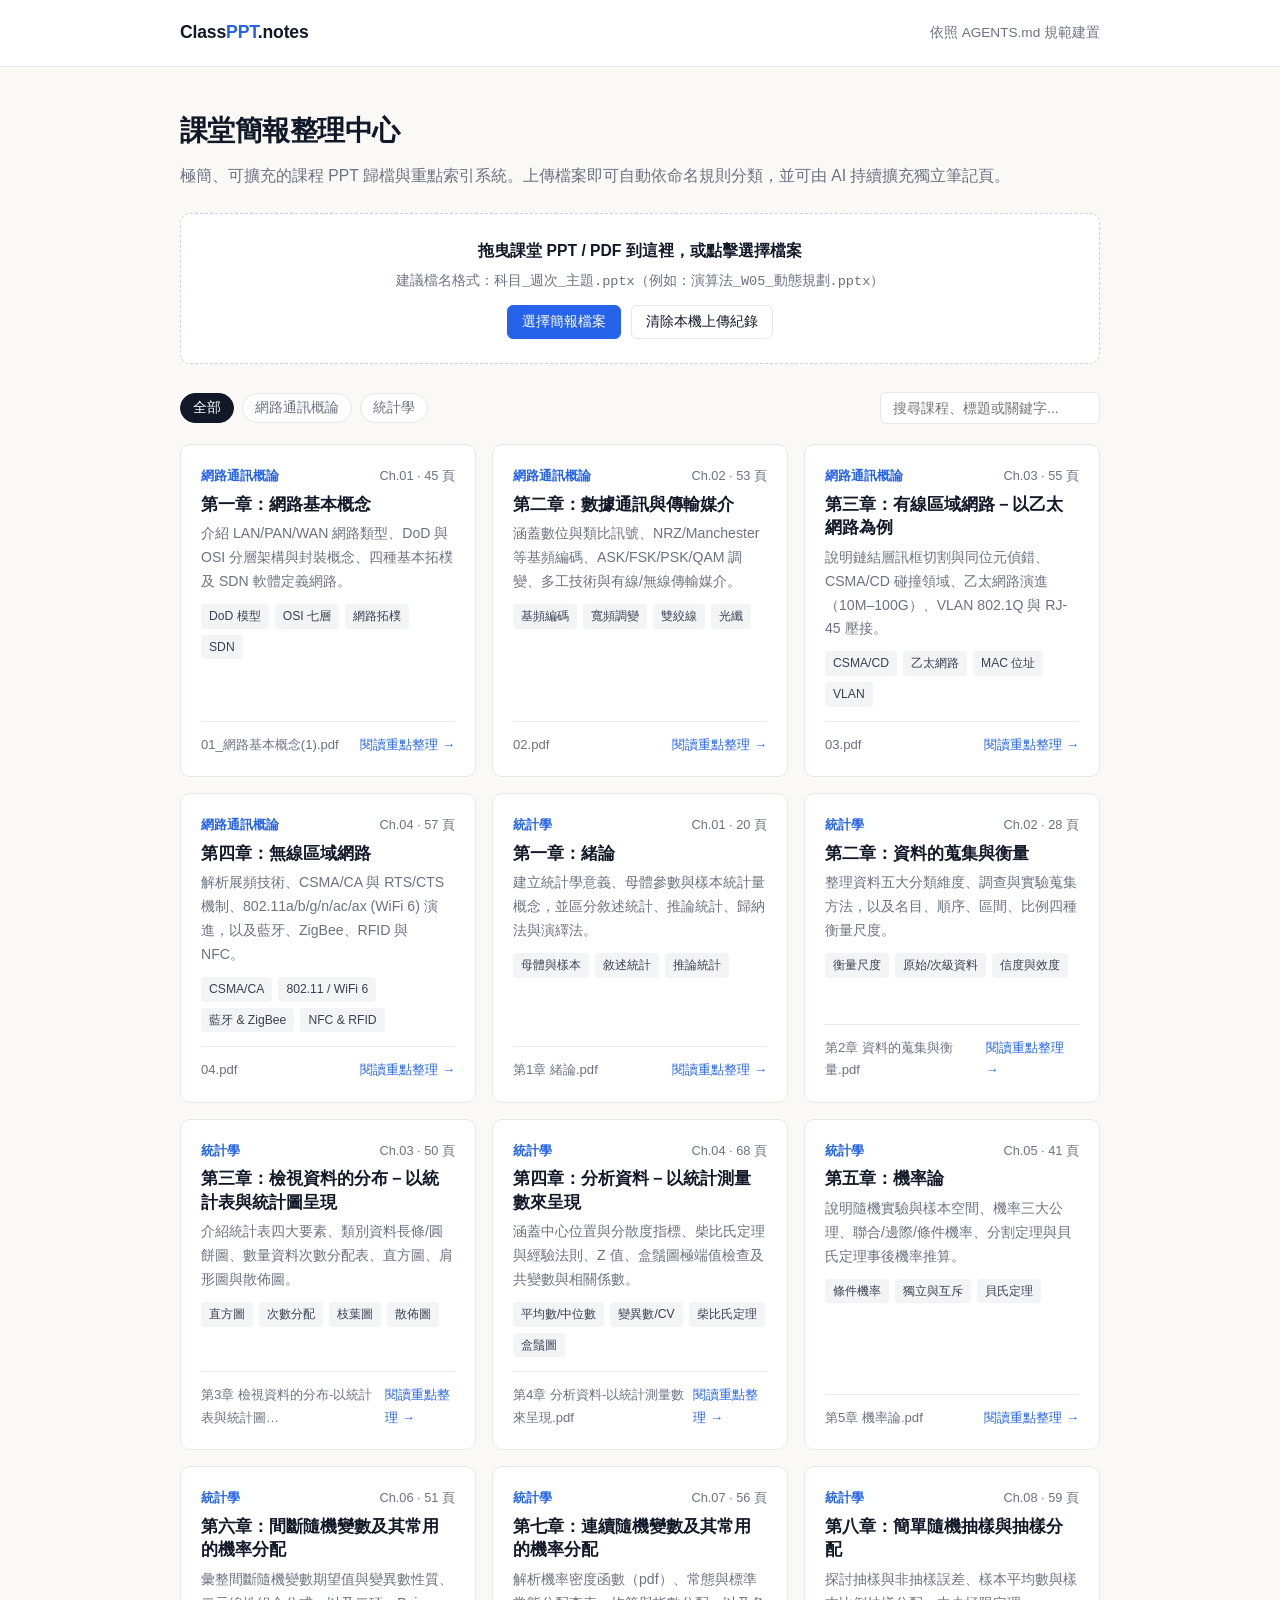
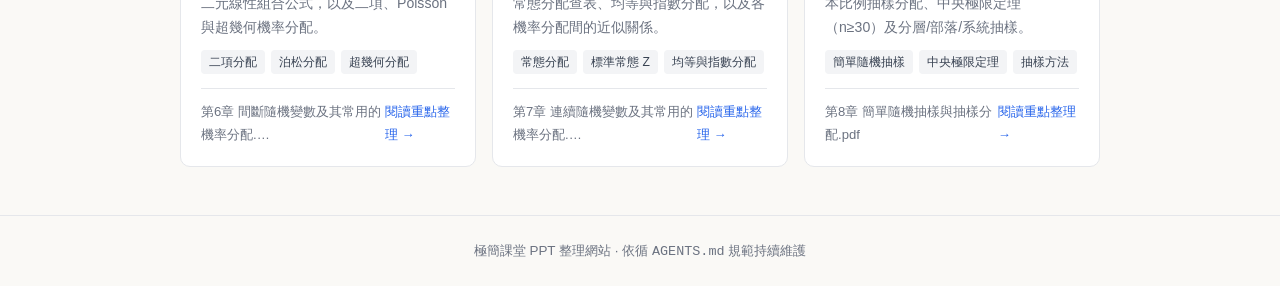
<file: index.html>
<!DOCTYPE html>
<html lang="zh-Hant">
<head>
  <meta charset="UTF-8" />
  <meta name="viewport" content="width=device-width, initial-scale=1.0" />
  <title>極簡課堂 PPT 整理中心</title>
  <link rel="stylesheet" href="assets/style.css" />
</head>
<body>
  <header class="site-header">
    <div class="container header-inner">
      <a href="index.html" class="brand">Class<span>PPT</span>.notes</a>
      <span class="header-meta">依照 AGENTS.md 規範建置</span>
    </div>
  </header>

  <main class="container">
    <section class="hero">
      <h1>課堂簡報整理中心</h1>
      <p>極簡、可擴充的課程 PPT 歸檔與重點索引系統。上傳檔案即可自動依命名規則分類，並可由 AI 持續擴充獨立筆記頁。</p>
    </section>

    <section id="dropzone" class="upload-box" role="button" tabindex="0">
      <div class="upload-title">拖曳課堂 PPT / PDF 到這裡，或點擊選擇檔案</div>
      <div class="upload-hint">建議檔名格式：<code>科目_週次_主題.pptx</code>（例如：<code>演算法_W05_動態規劃.pptx</code>）</div>
      <input type="file" id="fileInput" accept=".ppt,.pptx,.pdf" multiple hidden />
      <div class="upload-actions">
        <button type="button" class="btn btn-primary">選擇簡報檔案</button>
        <button type="button" id="clearUploadsBtn" class="btn">清除本機上傳紀錄</button>
      </div>
    </section>

    <section class="toolbar">
      <div id="filterPills" class="filter-pills"></div>
      <input type="search" id="searchInput" class="search-input" placeholder="搜尋課程、標題或關鍵字..." />
    </section>

    <section id="slidesGrid" class="slides-grid"></section>
  </main>

  <footer class="site-footer">
    <div class="container">
      極簡課堂 PPT 整理網站 · 依循 <code>AGENTS.md</code> 規範持續維護
    </div>
  </footer>

  <script src="assets/app.js"></script>
</body>
</html>
</file>
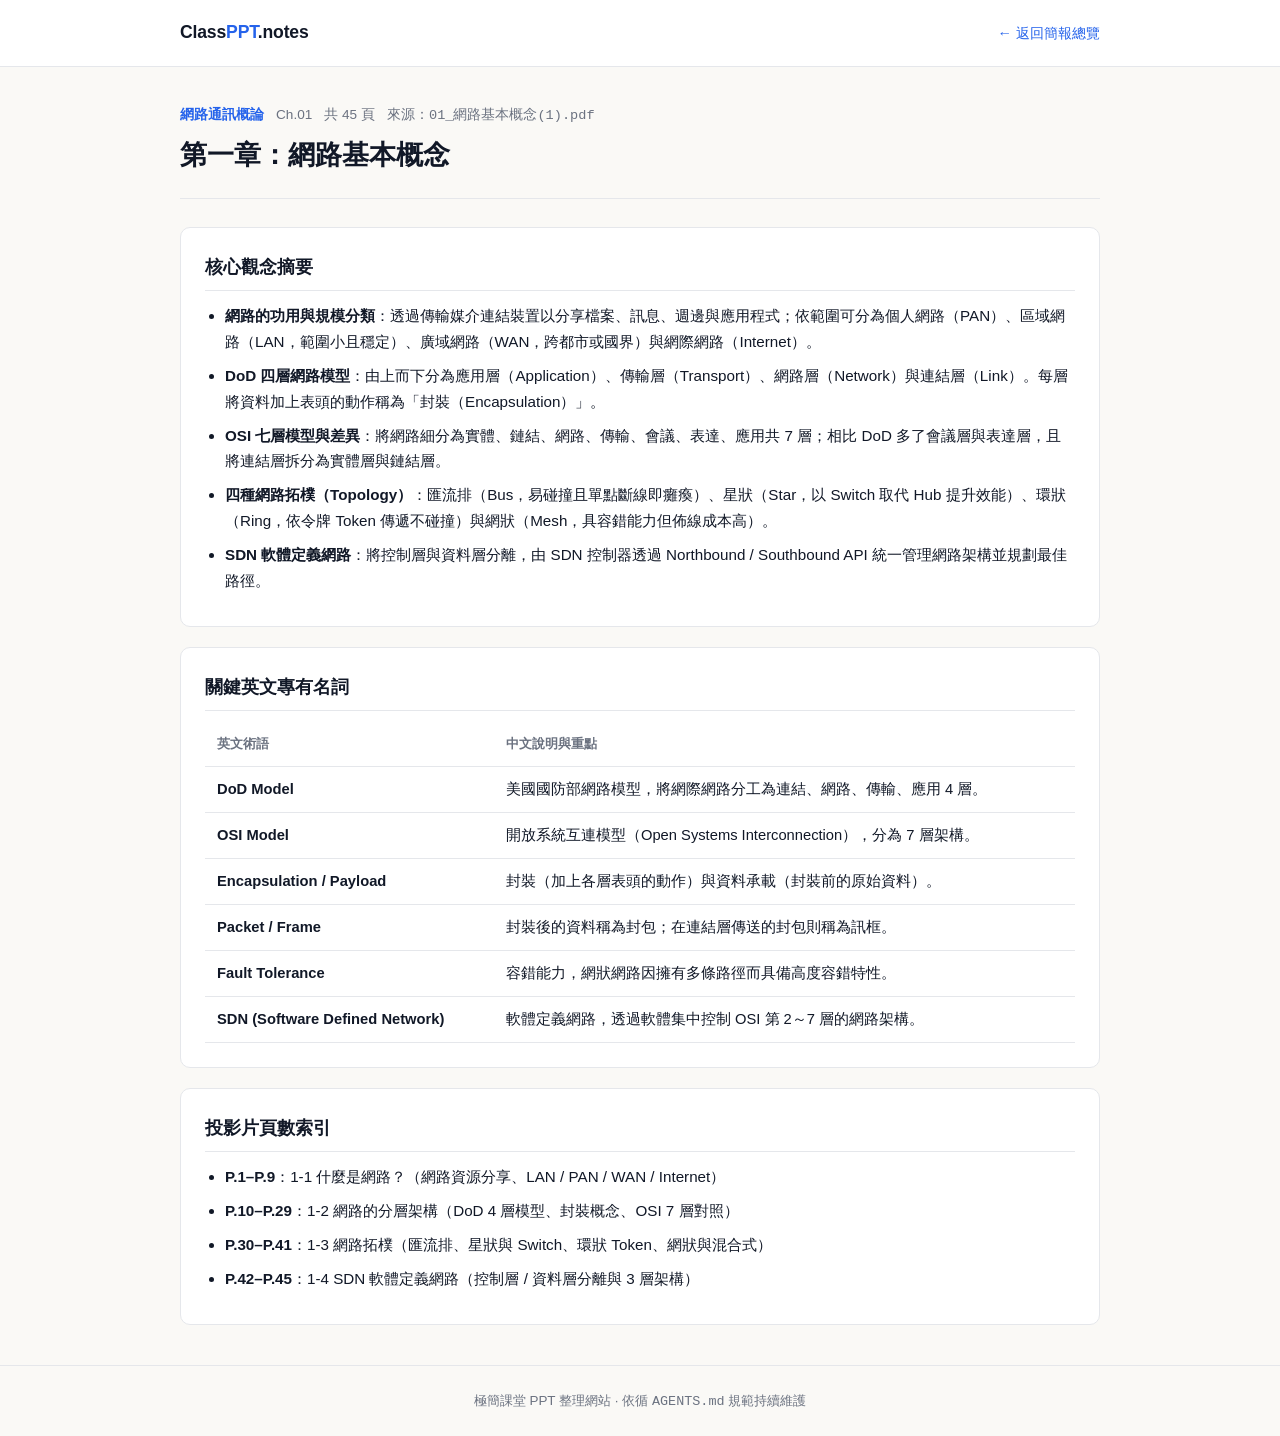
<file: pages/network-ch1.html>
<!DOCTYPE html>
<html lang="zh-Hant">
<head>
  <meta charset="UTF-8" />
  <meta name="viewport" content="width=device-width, initial-scale=1.0" />
  <title>第一章：網路基本概念 | 課堂 PPT 整理</title>
  <link rel="stylesheet" href="../assets/style.css" />
</head>
<body>
  <header class="site-header">
    <div class="container header-inner">
      <a href="../index.html" class="brand">Class<span>PPT</span>.notes</a>
      <a href="../index.html" class="back-link">← 返回簡報總覽</a>
    </div>
  </header>

  <main class="container">
    <section class="page-hero">
      <div class="meta-row">
        <span class="course-badge">網路通訊概論</span>
        <span>Ch.01</span>
        <span>共 45 頁</span>
        <span>來源：<code>01_網路基本概念(1).pdf</code></span>
      </div>
      <h1>第一章：網路基本概念</h1>
    </section>

    <section class="note-section">
      <h2>核心觀念摘要</h2>
      <ul>
        <li><strong>網路的功用與規模分類</strong>：透過傳輸媒介連結裝置以分享檔案、訊息、週邊與應用程式；依範圍可分為個人網路（PAN）、區域網路（LAN，範圍小且穩定）、廣域網路（WAN，跨都市或國界）與網際網路（Internet）。</li>
        <li><strong>DoD 四層網路模型</strong>：由上而下分為應用層（Application）、傳輸層（Transport）、網路層（Network）與連結層（Link）。每層將資料加上表頭的動作稱為「封裝（Encapsulation）」。</li>
        <li><strong>OSI 七層模型與差異</strong>：將網路細分為實體、鏈結、網路、傳輸、會議、表達、應用共 7 層；相比 DoD 多了會議層與表達層，且將連結層拆分為實體層與鏈結層。</li>
        <li><strong>四種網路拓樸（Topology）</strong>：匯流排（Bus，易碰撞且單點斷線即癱瘓）、星狀（Star，以 Switch 取代 Hub 提升效能）、環狀（Ring，依令牌 Token 傳遞不碰撞）與網狀（Mesh，具容錯能力但佈線成本高）。</li>
        <li><strong>SDN 軟體定義網路</strong>：將控制層與資料層分離，由 SDN 控制器透過 Northbound / Southbound API 統一管理網路架構並規劃最佳路徑。</li>
      </ul>
    </section>

    <section class="note-section">
      <h2>關鍵英文專有名詞</h2>
      <table>
        <thead>
          <tr>
            <th>英文術語</th>
            <th>中文說明與重點</th>
          </tr>
        </thead>
        <tbody>
          <tr>
            <td><strong>DoD Model</strong></td>
            <td>美國國防部網路模型，將網際網路分工為連結、網路、傳輸、應用 4 層。</td>
          </tr>
          <tr>
            <td><strong>OSI Model</strong></td>
            <td>開放系統互連模型（Open Systems Interconnection），分為 7 層架構。</td>
          </tr>
          <tr>
            <td><strong>Encapsulation / Payload</strong></td>
            <td>封裝（加上各層表頭的動作）與資料承載（封裝前的原始資料）。</td>
          </tr>
          <tr>
            <td><strong>Packet / Frame</strong></td>
            <td>封裝後的資料稱為封包；在連結層傳送的封包則稱為訊框。</td>
          </tr>
          <tr>
            <td><strong>Fault Tolerance</strong></td>
            <td>容錯能力，網狀網路因擁有多條路徑而具備高度容錯特性。</td>
          </tr>
          <tr>
            <td><strong>SDN (Software Defined Network)</strong></td>
            <td>軟體定義網路，透過軟體集中控制 OSI 第 2～7 層的網路架構。</td>
          </tr>
        </tbody>
      </table>
    </section>

    <section class="note-section">
      <h2>投影片頁數索引</h2>
      <ul>
        <li><strong>P.1–P.9</strong>：1-1 什麼是網路？（網路資源分享、LAN / PAN / WAN / Internet）</li>
        <li><strong>P.10–P.29</strong>：1-2 網路的分層架構（DoD 4 層模型、封裝概念、OSI 7 層對照）</li>
        <li><strong>P.30–P.41</strong>：1-3 網路拓樸（匯流排、星狀與 Switch、環狀 Token、網狀與混合式）</li>
        <li><strong>P.42–P.45</strong>：1-4 SDN 軟體定義網路（控制層 / 資料層分離與 3 層架構）</li>
      </ul>
    </section>
  </main>

  <footer class="site-footer">
    <div class="container">
      極簡課堂 PPT 整理網站 · 依循 <code>AGENTS.md</code> 規範持續維護
    </div>
  </footer>
</body>
</html>
</file>
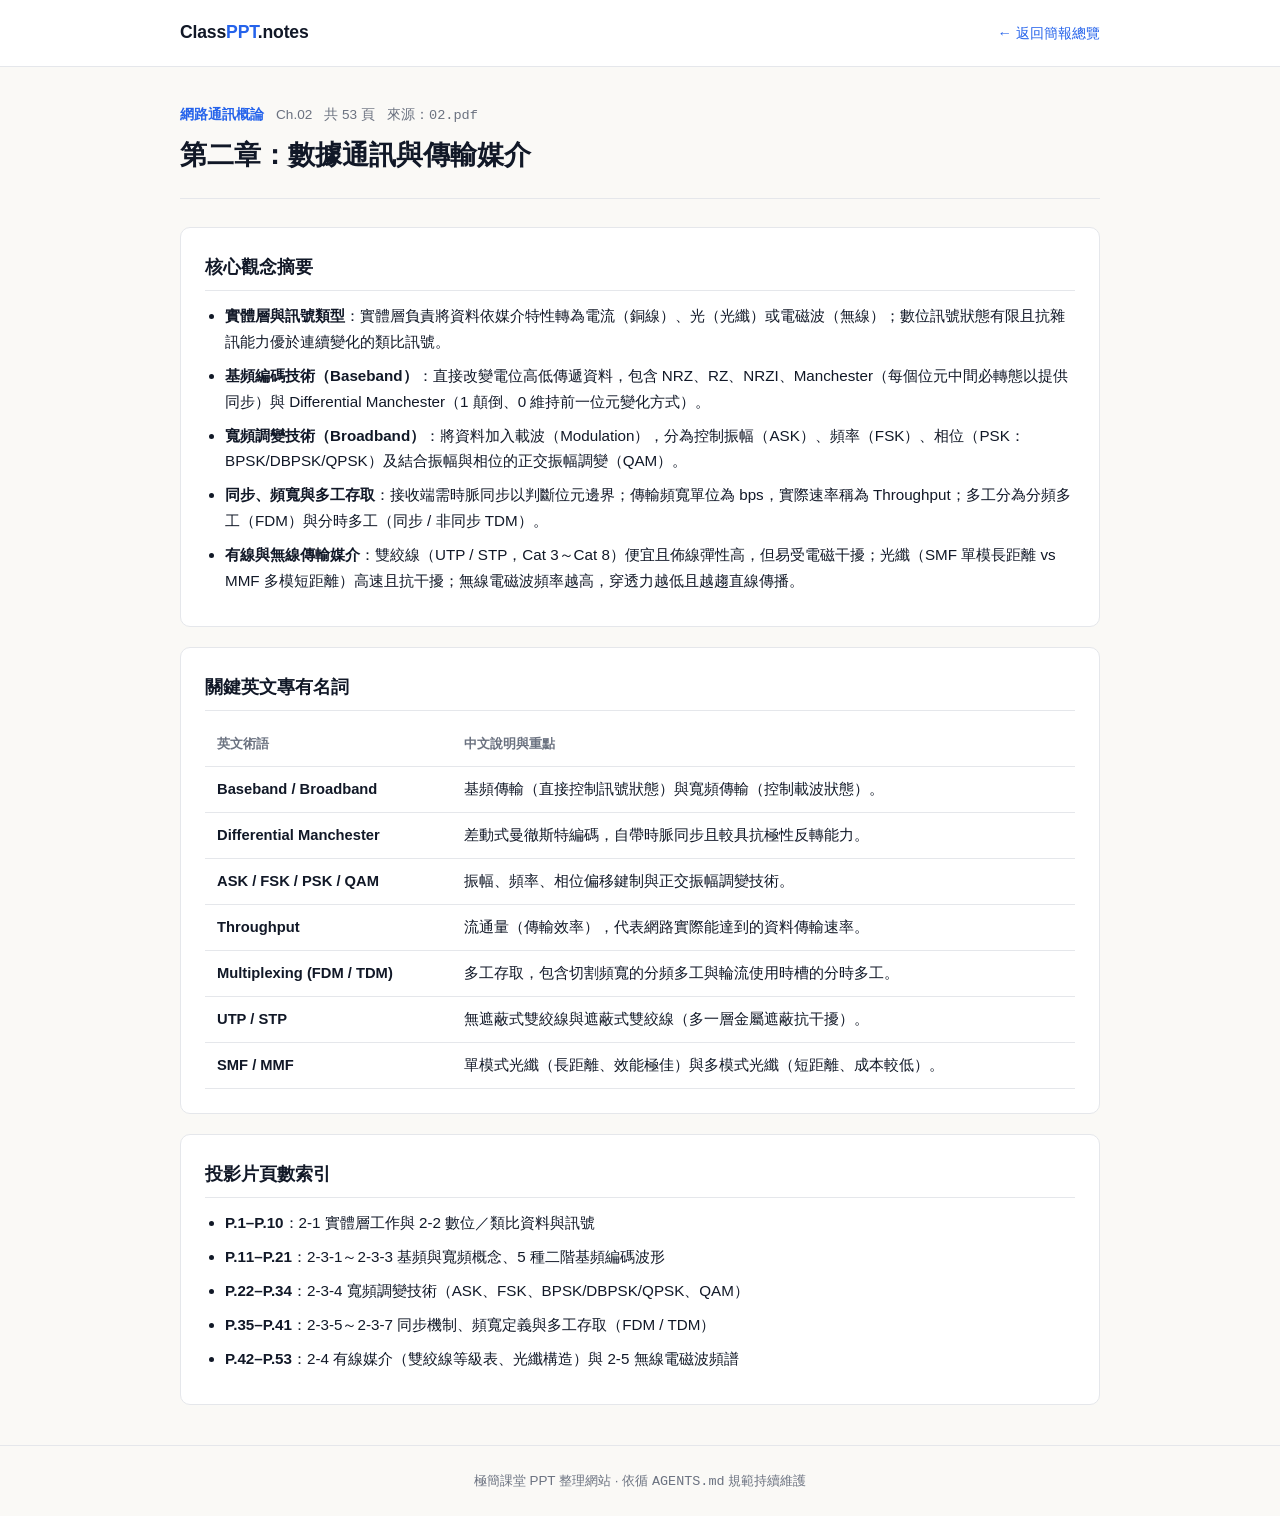
<file: pages/network-ch2.html>
<!DOCTYPE html>
<html lang="zh-Hant">
<head>
  <meta charset="UTF-8" />
  <meta name="viewport" content="width=device-width, initial-scale=1.0" />
  <title>第二章：數據通訊與傳輸媒介 | 課堂 PPT 整理</title>
  <link rel="stylesheet" href="../assets/style.css" />
</head>
<body>
  <header class="site-header">
    <div class="container header-inner">
      <a href="../index.html" class="brand">Class<span>PPT</span>.notes</a>
      <a href="../index.html" class="back-link">← 返回簡報總覽</a>
    </div>
  </header>

  <main class="container">
    <section class="page-hero">
      <div class="meta-row">
        <span class="course-badge">網路通訊概論</span>
        <span>Ch.02</span>
        <span>共 53 頁</span>
        <span>來源：<code>02.pdf</code></span>
      </div>
      <h1>第二章：數據通訊與傳輸媒介</h1>
    </section>

    <section class="note-section">
      <h2>核心觀念摘要</h2>
      <ul>
        <li><strong>實體層與訊號類型</strong>：實體層負責將資料依媒介特性轉為電流（銅線）、光（光纖）或電磁波（無線）；數位訊號狀態有限且抗雜訊能力優於連續變化的類比訊號。</li>
        <li><strong>基頻編碼技術（Baseband）</strong>：直接改變電位高低傳遞資料，包含 NRZ、RZ、NRZI、Manchester（每個位元中間必轉態以提供同步）與 Differential Manchester（1 顛倒、0 維持前一位元變化方式）。</li>
        <li><strong>寬頻調變技術（Broadband）</strong>：將資料加入載波（Modulation），分為控制振幅（ASK）、頻率（FSK）、相位（PSK：BPSK/DBPSK/QPSK）及結合振幅與相位的正交振幅調變（QAM）。</li>
        <li><strong>同步、頻寬與多工存取</strong>：接收端需時脈同步以判斷位元邊界；傳輸頻寬單位為 bps，實際速率稱為 Throughput；多工分為分頻多工（FDM）與分時多工（同步 / 非同步 TDM）。</li>
        <li><strong>有線與無線傳輸媒介</strong>：雙絞線（UTP / STP，Cat 3～Cat 8）便宜且佈線彈性高，但易受電磁干擾；光纖（SMF 單模長距離 vs MMF 多模短距離）高速且抗干擾；無線電磁波頻率越高，穿透力越低且越趨直線傳播。</li>
      </ul>
    </section>

    <section class="note-section">
      <h2>關鍵英文專有名詞</h2>
      <table>
        <thead>
          <tr>
            <th>英文術語</th>
            <th>中文說明與重點</th>
          </tr>
        </thead>
        <tbody>
          <tr>
            <td><strong>Baseband / Broadband</strong></td>
            <td>基頻傳輸（直接控制訊號狀態）與寬頻傳輸（控制載波狀態）。</td>
          </tr>
          <tr>
            <td><strong>Differential Manchester</strong></td>
            <td>差動式曼徹斯特編碼，自帶時脈同步且較具抗極性反轉能力。</td>
          </tr>
          <tr>
            <td><strong>ASK / FSK / PSK / QAM</strong></td>
            <td>振幅、頻率、相位偏移鍵制與正交振幅調變技術。</td>
          </tr>
          <tr>
            <td><strong>Throughput</strong></td>
            <td>流通量（傳輸效率），代表網路實際能達到的資料傳輸速率。</td>
          </tr>
          <tr>
            <td><strong>Multiplexing (FDM / TDM)</strong></td>
            <td>多工存取，包含切割頻寬的分頻多工與輪流使用時槽的分時多工。</td>
          </tr>
          <tr>
            <td><strong>UTP / STP</strong></td>
            <td>無遮蔽式雙絞線與遮蔽式雙絞線（多一層金屬遮蔽抗干擾）。</td>
          </tr>
          <tr>
            <td><strong>SMF / MMF</strong></td>
            <td>單模式光纖（長距離、效能極佳）與多模式光纖（短距離、成本較低）。</td>
          </tr>
        </tbody>
      </table>
    </section>

    <section class="note-section">
      <h2>投影片頁數索引</h2>
      <ul>
        <li><strong>P.1–P.10</strong>：2-1 實體層工作與 2-2 數位／類比資料與訊號</li>
        <li><strong>P.11–P.21</strong>：2-3-1～2-3-3 基頻與寬頻概念、5 種二階基頻編碼波形</li>
        <li><strong>P.22–P.34</strong>：2-3-4 寬頻調變技術（ASK、FSK、BPSK/DBPSK/QPSK、QAM）</li>
        <li><strong>P.35–P.41</strong>：2-3-5～2-3-7 同步機制、頻寬定義與多工存取（FDM / TDM）</li>
        <li><strong>P.42–P.53</strong>：2-4 有線媒介（雙絞線等級表、光纖構造）與 2-5 無線電磁波頻譜</li>
      </ul>
    </section>
  </main>

  <footer class="site-footer">
    <div class="container">
      極簡課堂 PPT 整理網站 · 依循 <code>AGENTS.md</code> 規範持續維護
    </div>
  </footer>
</body>
</html>
</file>
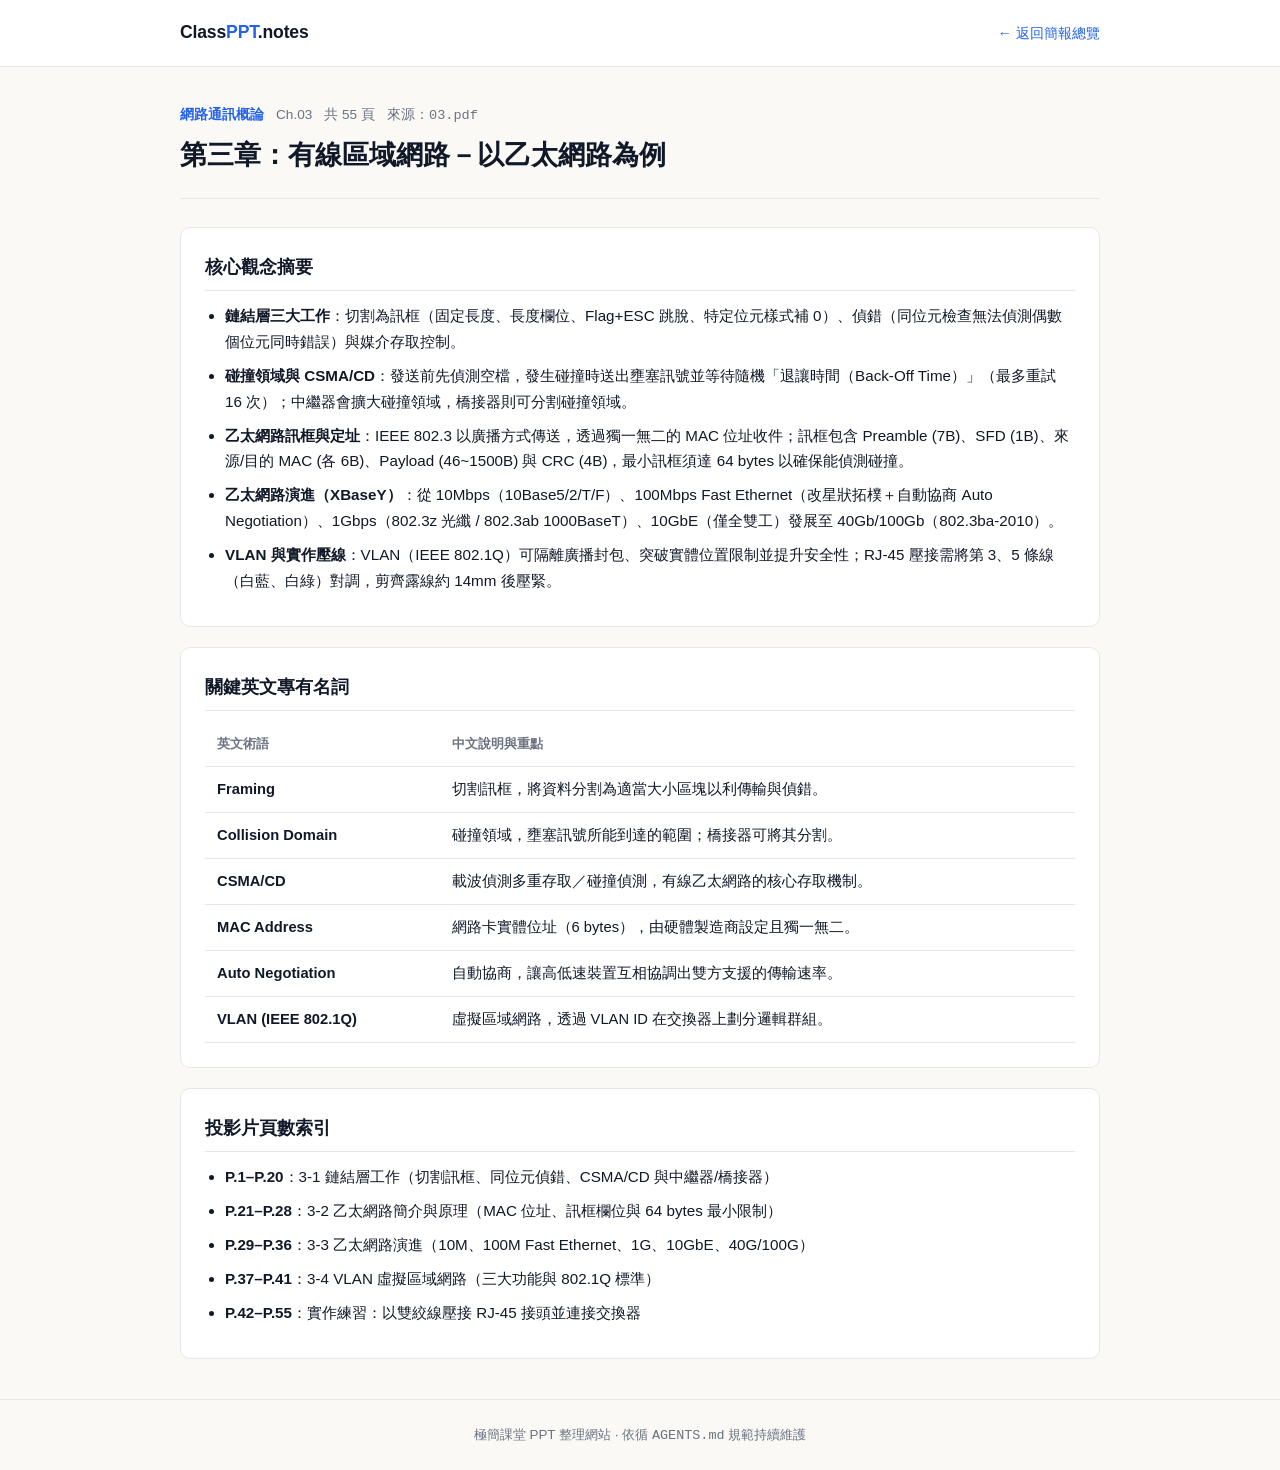
<file: pages/network-ch3.html>
<!DOCTYPE html>
<html lang="zh-Hant">
<head>
  <meta charset="UTF-8" />
  <meta name="viewport" content="width=device-width, initial-scale=1.0" />
  <title>第三章：有線區域網路－以乙太網路為例 | 課堂 PPT 整理</title>
  <link rel="stylesheet" href="../assets/style.css" />
</head>
<body>
  <header class="site-header">
    <div class="container header-inner">
      <a href="../index.html" class="brand">Class<span>PPT</span>.notes</a>
      <a href="../index.html" class="back-link">← 返回簡報總覽</a>
    </div>
  </header>

  <main class="container">
    <section class="page-hero">
      <div class="meta-row">
        <span class="course-badge">網路通訊概論</span>
        <span>Ch.03</span>
        <span>共 55 頁</span>
        <span>來源：<code>03.pdf</code></span>
      </div>
      <h1>第三章：有線區域網路－以乙太網路為例</h1>
    </section>

    <section class="note-section">
      <h2>核心觀念摘要</h2>
      <ul>
        <li><strong>鏈結層三大工作</strong>：切割為訊框（固定長度、長度欄位、Flag+ESC 跳脫、特定位元樣式補 0）、偵錯（同位元檢查無法偵測偶數個位元同時錯誤）與媒介存取控制。</li>
        <li><strong>碰撞領域與 CSMA/CD</strong>：發送前先偵測空檔，發生碰撞時送出壅塞訊號並等待隨機「退讓時間（Back-Off Time）」（最多重試 16 次）；中繼器會擴大碰撞領域，橋接器則可分割碰撞領域。</li>
        <li><strong>乙太網路訊框與定址</strong>：IEEE 802.3 以廣播方式傳送，透過獨一無二的 MAC 位址收件；訊框包含 Preamble (7B)、SFD (1B)、來源/目的 MAC (各 6B)、Payload (46~1500B) 與 CRC (4B)，最小訊框須達 64 bytes 以確保能偵測碰撞。</li>
        <li><strong>乙太網路演進（XBaseY）</strong>：從 10Mbps（10Base5/2/T/F）、100Mbps Fast Ethernet（改星狀拓樸＋自動協商 Auto Negotiation）、1Gbps（802.3z 光纖 / 802.3ab 1000BaseT）、10GbE（僅全雙工）發展至 40Gb/100Gb（802.3ba-2010）。</li>
        <li><strong>VLAN 與實作壓線</strong>：VLAN（IEEE 802.1Q）可隔離廣播封包、突破實體位置限制並提升安全性；RJ-45 壓接需將第 3、5 條線（白藍、白綠）對調，剪齊露線約 14mm 後壓緊。</li>
      </ul>
    </section>

    <section class="note-section">
      <h2>關鍵英文專有名詞</h2>
      <table>
        <thead>
          <tr>
            <th>英文術語</th>
            <th>中文說明與重點</th>
          </tr>
        </thead>
        <tbody>
          <tr>
            <td><strong>Framing</strong></td>
            <td>切割訊框，將資料分割為適當大小區塊以利傳輸與偵錯。</td>
          </tr>
          <tr>
            <td><strong>Collision Domain</strong></td>
            <td>碰撞領域，壅塞訊號所能到達的範圍；橋接器可將其分割。</td>
          </tr>
          <tr>
            <td><strong>CSMA/CD</strong></td>
            <td>載波偵測多重存取／碰撞偵測，有線乙太網路的核心存取機制。</td>
          </tr>
          <tr>
            <td><strong>MAC Address</strong></td>
            <td>網路卡實體位址（6 bytes），由硬體製造商設定且獨一無二。</td>
          </tr>
          <tr>
            <td><strong>Auto Negotiation</strong></td>
            <td>自動協商，讓高低速裝置互相協調出雙方支援的傳輸速率。</td>
          </tr>
          <tr>
            <td><strong>VLAN (IEEE 802.1Q)</strong></td>
            <td>虛擬區域網路，透過 VLAN ID 在交換器上劃分邏輯群組。</td>
          </tr>
        </tbody>
      </table>
    </section>

    <section class="note-section">
      <h2>投影片頁數索引</h2>
      <ul>
        <li><strong>P.1–P.20</strong>：3-1 鏈結層工作（切割訊框、同位元偵錯、CSMA/CD 與中繼器/橋接器）</li>
        <li><strong>P.21–P.28</strong>：3-2 乙太網路簡介與原理（MAC 位址、訊框欄位與 64 bytes 最小限制）</li>
        <li><strong>P.29–P.36</strong>：3-3 乙太網路演進（10M、100M Fast Ethernet、1G、10GbE、40G/100G）</li>
        <li><strong>P.37–P.41</strong>：3-4 VLAN 虛擬區域網路（三大功能與 802.1Q 標準）</li>
        <li><strong>P.42–P.55</strong>：實作練習：以雙絞線壓接 RJ-45 接頭並連接交換器</li>
      </ul>
    </section>
  </main>

  <footer class="site-footer">
    <div class="container">
      極簡課堂 PPT 整理網站 · 依循 <code>AGENTS.md</code> 規範持續維護
    </div>
  </footer>
</body>
</html>
</file>
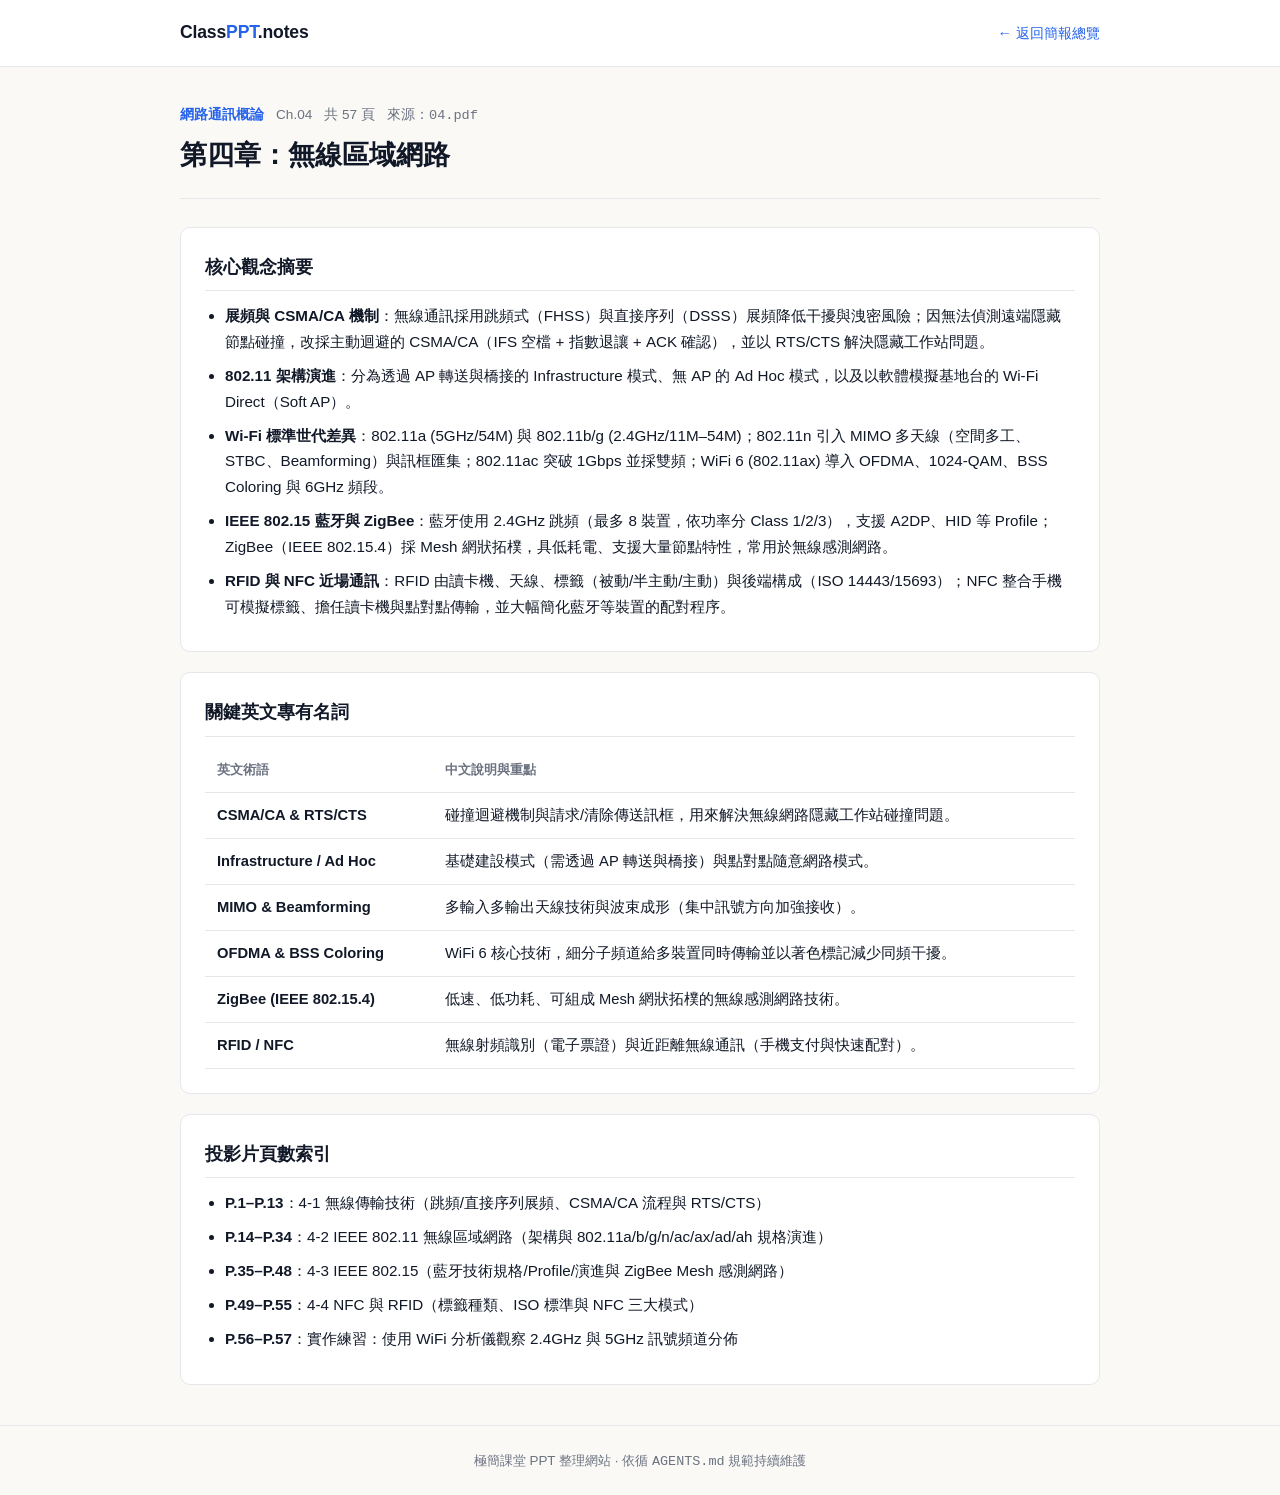
<file: pages/network-ch4.html>
<!DOCTYPE html>
<html lang="zh-Hant">
<head>
  <meta charset="UTF-8" />
  <meta name="viewport" content="width=device-width, initial-scale=1.0" />
  <title>第四章：無線區域網路 | 課堂 PPT 整理</title>
  <link rel="stylesheet" href="../assets/style.css" />
</head>
<body>
  <header class="site-header">
    <div class="container header-inner">
      <a href="../index.html" class="brand">Class<span>PPT</span>.notes</a>
      <a href="../index.html" class="back-link">← 返回簡報總覽</a>
    </div>
  </header>

  <main class="container">
    <section class="page-hero">
      <div class="meta-row">
        <span class="course-badge">網路通訊概論</span>
        <span>Ch.04</span>
        <span>共 57 頁</span>
        <span>來源：<code>04.pdf</code></span>
      </div>
      <h1>第四章：無線區域網路</h1>
    </section>

    <section class="note-section">
      <h2>核心觀念摘要</h2>
      <ul>
        <li><strong>展頻與 CSMA/CA 機制</strong>：無線通訊採用跳頻式（FHSS）與直接序列（DSSS）展頻降低干擾與洩密風險；因無法偵測遠端隱藏節點碰撞，改採主動迴避的 CSMA/CA（IFS 空檔 + 指數退讓 + ACK 確認），並以 RTS/CTS 解決隱藏工作站問題。</li>
        <li><strong>802.11 架構演進</strong>：分為透過 AP 轉送與橋接的 Infrastructure 模式、無 AP 的 Ad Hoc 模式，以及以軟體模擬基地台的 Wi-Fi Direct（Soft AP）。</li>
        <li><strong>Wi-Fi 標準世代差異</strong>：802.11a (5GHz/54M) 與 802.11b/g (2.4GHz/11M–54M)；802.11n 引入 MIMO 多天線（空間多工、STBC、Beamforming）與訊框匯集；802.11ac 突破 1Gbps 並採雙頻；WiFi 6 (802.11ax) 導入 OFDMA、1024-QAM、BSS Coloring 與 6GHz 頻段。</li>
        <li><strong>IEEE 802.15 藍牙與 ZigBee</strong>：藍牙使用 2.4GHz 跳頻（最多 8 裝置，依功率分 Class 1/2/3），支援 A2DP、HID 等 Profile；ZigBee（IEEE 802.15.4）採 Mesh 網狀拓樸，具低耗電、支援大量節點特性，常用於無線感測網路。</li>
        <li><strong>RFID 與 NFC 近場通訊</strong>：RFID 由讀卡機、天線、標籤（被動/半主動/主動）與後端構成（ISO 14443/15693）；NFC 整合手機可模擬標籤、擔任讀卡機與點對點傳輸，並大幅簡化藍牙等裝置的配對程序。</li>
      </ul>
    </section>

    <section class="note-section">
      <h2>關鍵英文專有名詞</h2>
      <table>
        <thead>
          <tr>
            <th>英文術語</th>
            <th>中文說明與重點</th>
          </tr>
        </thead>
        <tbody>
          <tr>
            <td><strong>CSMA/CA & RTS/CTS</strong></td>
            <td>碰撞迴避機制與請求/清除傳送訊框，用來解決無線網路隱藏工作站碰撞問題。</td>
          </tr>
          <tr>
            <td><strong>Infrastructure / Ad Hoc</strong></td>
            <td>基礎建設模式（需透過 AP 轉送與橋接）與點對點隨意網路模式。</td>
          </tr>
          <tr>
            <td><strong>MIMO & Beamforming</strong></td>
            <td>多輸入多輸出天線技術與波束成形（集中訊號方向加強接收）。</td>
          </tr>
          <tr>
            <td><strong>OFDMA & BSS Coloring</strong></td>
            <td>WiFi 6 核心技術，細分子頻道給多裝置同時傳輸並以著色標記減少同頻干擾。</td>
          </tr>
          <tr>
            <td><strong>ZigBee (IEEE 802.15.4)</strong></td>
            <td>低速、低功耗、可組成 Mesh 網狀拓樸的無線感測網路技術。</td>
          </tr>
          <tr>
            <td><strong>RFID / NFC</strong></td>
            <td>無線射頻識別（電子票證）與近距離無線通訊（手機支付與快速配對）。</td>
          </tr>
        </tbody>
      </table>
    </section>

    <section class="note-section">
      <h2>投影片頁數索引</h2>
      <ul>
        <li><strong>P.1–P.13</strong>：4-1 無線傳輸技術（跳頻/直接序列展頻、CSMA/CA 流程與 RTS/CTS）</li>
        <li><strong>P.14–P.34</strong>：4-2 IEEE 802.11 無線區域網路（架構與 802.11a/b/g/n/ac/ax/ad/ah 規格演進）</li>
        <li><strong>P.35–P.48</strong>：4-3 IEEE 802.15（藍牙技術規格/Profile/演進與 ZigBee Mesh 感測網路）</li>
        <li><strong>P.49–P.55</strong>：4-4 NFC 與 RFID（標籤種類、ISO 標準與 NFC 三大模式）</li>
        <li><strong>P.56–P.57</strong>：實作練習：使用 WiFi 分析儀觀察 2.4GHz 與 5GHz 訊號頻道分佈</li>
      </ul>
    </section>
  </main>

  <footer class="site-footer">
    <div class="container">
      極簡課堂 PPT 整理網站 · 依循 <code>AGENTS.md</code> 規範持續維護
    </div>
  </footer>
</body>
</html>
</file>
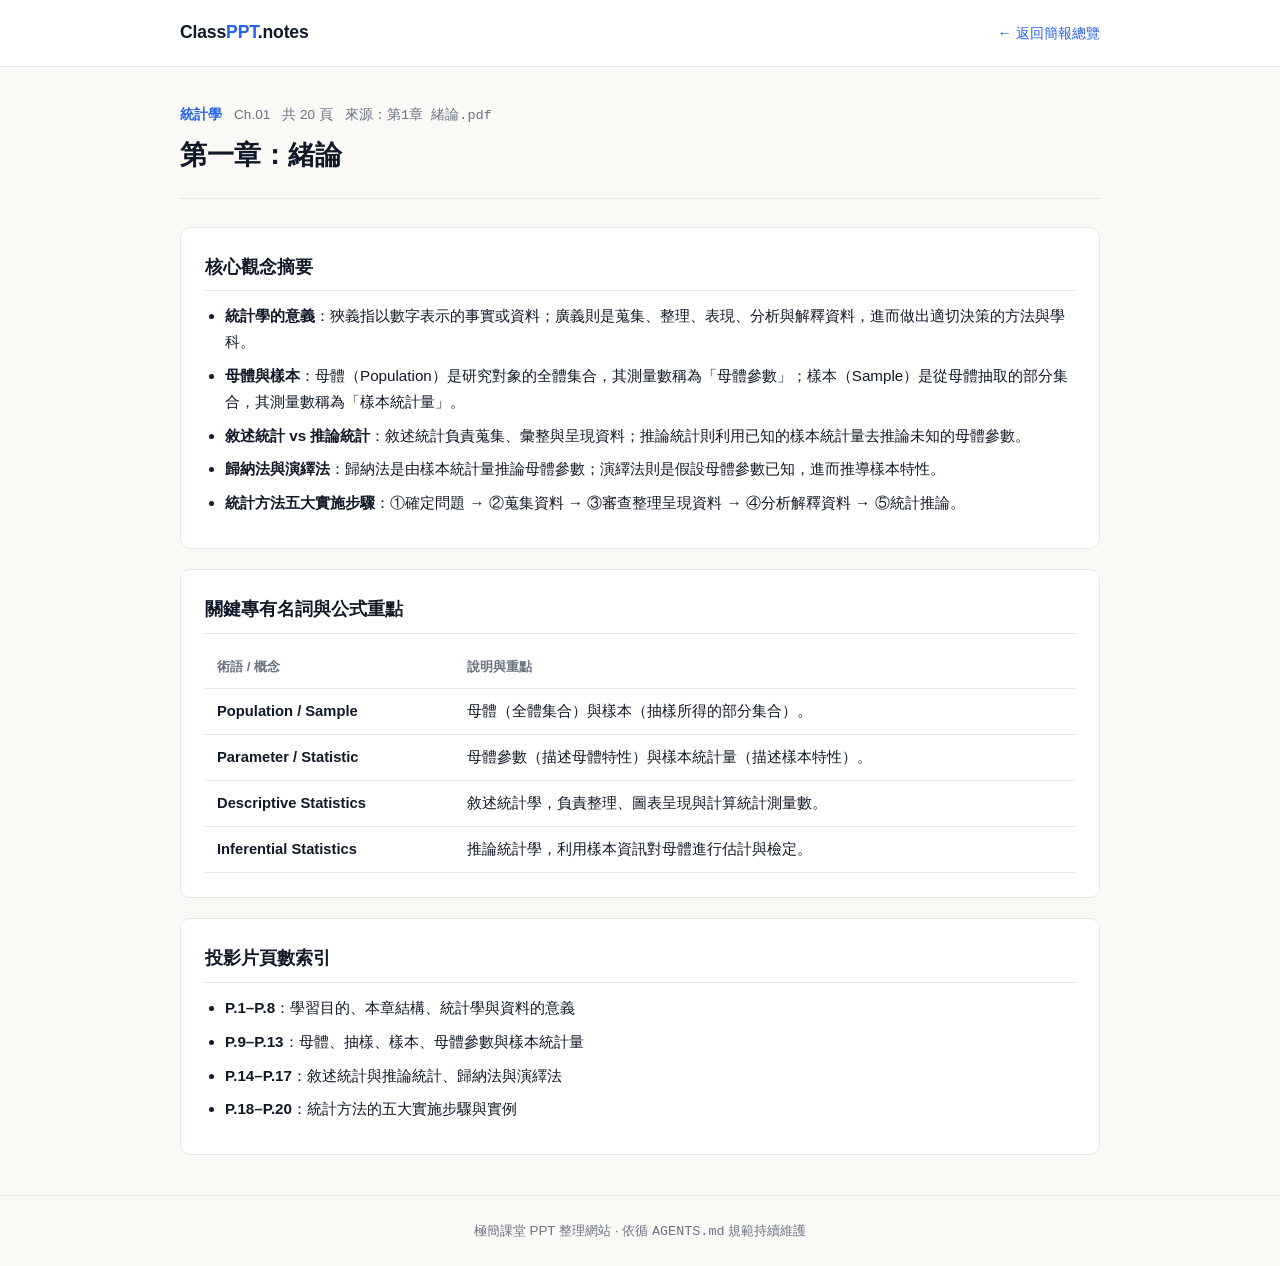
<file: pages/stats-ch1.html>
<!DOCTYPE html>
<html lang="zh-Hant">
<head>
  <meta charset="UTF-8" />
  <meta name="viewport" content="width=device-width, initial-scale=1.0" />
  <title>第一章：緒論 | 課堂 PPT 整理</title>
  <link rel="stylesheet" href="../assets/style.css" />
</head>
<body>
  <header class="site-header">
    <div class="container header-inner">
      <a href="../index.html" class="brand">Class<span>PPT</span>.notes</a>
      <a href="../index.html" class="back-link">← 返回簡報總覽</a>
    </div>
  </header>

  <main class="container">
    <section class="page-hero">
      <div class="meta-row">
        <span class="course-badge">統計學</span>
        <span>Ch.01</span>
        <span>共 20 頁</span>
        <span>來源：<code>第1章 緒論.pdf</code></span>
      </div>
      <h1>第一章：緒論</h1>
    </section>

    <section class="note-section">
      <h2>核心觀念摘要</h2>
      <ul>
        <li><strong>統計學的意義</strong>：狹義指以數字表示的事實或資料；廣義則是蒐集、整理、表現、分析與解釋資料，進而做出適切決策的方法與學科。</li>
        <li><strong>母體與樣本</strong>：母體（Population）是研究對象的全體集合，其測量數稱為「母體參數」；樣本（Sample）是從母體抽取的部分集合，其測量數稱為「樣本統計量」。</li>
        <li><strong>敘述統計 vs 推論統計</strong>：敘述統計負責蒐集、彙整與呈現資料；推論統計則利用已知的樣本統計量去推論未知的母體參數。</li>
        <li><strong>歸納法與演繹法</strong>：歸納法是由樣本統計量推論母體參數；演繹法則是假設母體參數已知，進而推導樣本特性。</li>
        <li><strong>統計方法五大實施步驟</strong>：①確定問題 → ②蒐集資料 → ③審查整理呈現資料 → ④分析解釋資料 → ⑤統計推論。</li>
      </ul>
    </section>

    <section class="note-section">
      <h2>關鍵專有名詞與公式重點</h2>
      <table>
        <thead>
          <tr>
            <th>術語 / 概念</th>
            <th>說明與重點</th>
          </tr>
        </thead>
        <tbody>
          <tr><td><strong>Population / Sample</strong></td><td>母體（全體集合）與樣本（抽樣所得的部分集合）。</td></tr>
          <tr><td><strong>Parameter / Statistic</strong></td><td>母體參數（描述母體特性）與樣本統計量（描述樣本特性）。</td></tr>
          <tr><td><strong>Descriptive Statistics</strong></td><td>敘述統計學，負責整理、圖表呈現與計算統計測量數。</td></tr>
          <tr><td><strong>Inferential Statistics</strong></td><td>推論統計學，利用樣本資訊對母體進行估計與檢定。</td></tr>
        </tbody>
      </table>
    </section>

    <section class="note-section">
      <h2>投影片頁數索引</h2>
      <ul>
        <li><strong>P.1–P.8</strong>：學習目的、本章結構、統計學與資料的意義</li>
        <li><strong>P.9–P.13</strong>：母體、抽樣、樣本、母體參數與樣本統計量</li>
        <li><strong>P.14–P.17</strong>：敘述統計與推論統計、歸納法與演繹法</li>
        <li><strong>P.18–P.20</strong>：統計方法的五大實施步驟與實例</li>
      </ul>
    </section>
  </main>

  <footer class="site-footer">
    <div class="container">
      極簡課堂 PPT 整理網站 · 依循 <code>AGENTS.md</code> 規範持續維護
    </div>
  </footer>
</body>
</html>
</file>
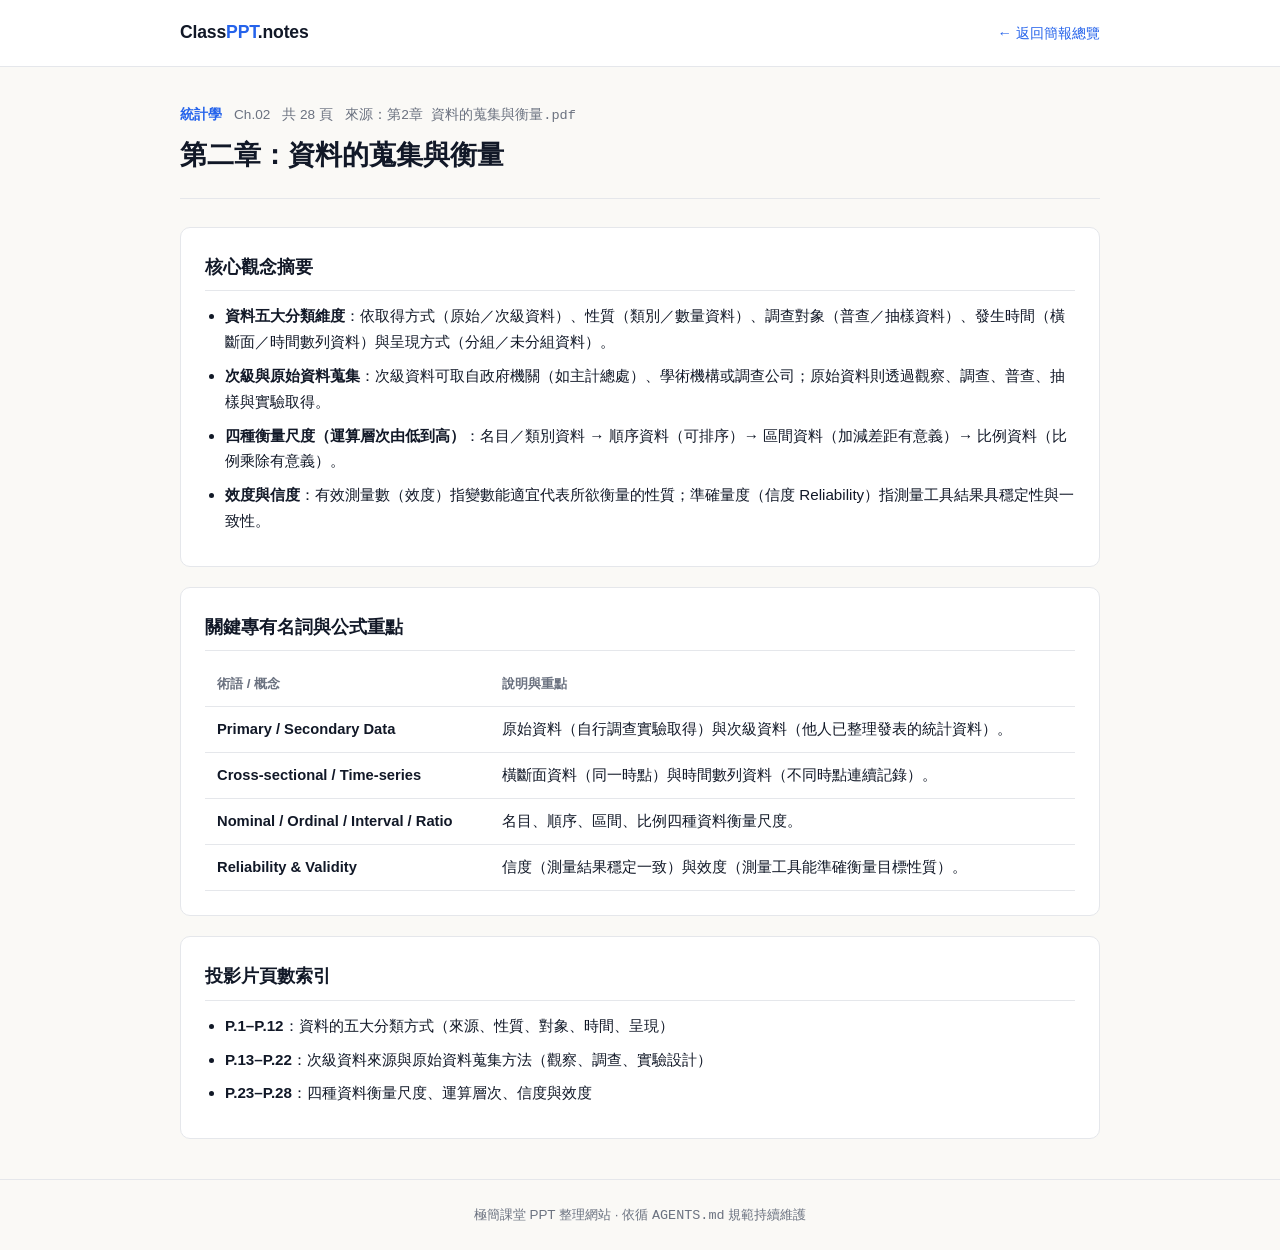
<file: pages/stats-ch2.html>
<!DOCTYPE html>
<html lang="zh-Hant">
<head>
  <meta charset="UTF-8" />
  <meta name="viewport" content="width=device-width, initial-scale=1.0" />
  <title>第二章：資料的蒐集與衡量 | 課堂 PPT 整理</title>
  <link rel="stylesheet" href="../assets/style.css" />
</head>
<body>
  <header class="site-header">
    <div class="container header-inner">
      <a href="../index.html" class="brand">Class<span>PPT</span>.notes</a>
      <a href="../index.html" class="back-link">← 返回簡報總覽</a>
    </div>
  </header>

  <main class="container">
    <section class="page-hero">
      <div class="meta-row">
        <span class="course-badge">統計學</span>
        <span>Ch.02</span>
        <span>共 28 頁</span>
        <span>來源：<code>第2章 資料的蒐集與衡量.pdf</code></span>
      </div>
      <h1>第二章：資料的蒐集與衡量</h1>
    </section>

    <section class="note-section">
      <h2>核心觀念摘要</h2>
      <ul>
        <li><strong>資料五大分類維度</strong>：依取得方式（原始／次級資料）、性質（類別／數量資料）、調查對象（普查／抽樣資料）、發生時間（橫斷面／時間數列資料）與呈現方式（分組／未分組資料）。</li>
        <li><strong>次級與原始資料蒐集</strong>：次級資料可取自政府機關（如主計總處）、學術機構或調查公司；原始資料則透過觀察、調查、普查、抽樣與實驗取得。</li>
        <li><strong>四種衡量尺度（運算層次由低到高）</strong>：名目／類別資料 → 順序資料（可排序）→ 區間資料（加減差距有意義）→ 比例資料（比例乘除有意義）。</li>
        <li><strong>效度與信度</strong>：有效測量數（效度）指變數能適宜代表所欲衡量的性質；準確量度（信度 Reliability）指測量工具結果具穩定性與一致性。</li>
      </ul>
    </section>

    <section class="note-section">
      <h2>關鍵專有名詞與公式重點</h2>
      <table>
        <thead>
          <tr>
            <th>術語 / 概念</th>
            <th>說明與重點</th>
          </tr>
        </thead>
        <tbody>
          <tr><td><strong>Primary / Secondary Data</strong></td><td>原始資料（自行調查實驗取得）與次級資料（他人已整理發表的統計資料）。</td></tr>
          <tr><td><strong>Cross-sectional / Time-series</strong></td><td>橫斷面資料（同一時點）與時間數列資料（不同時點連續記錄）。</td></tr>
          <tr><td><strong>Nominal / Ordinal / Interval / Ratio</strong></td><td>名目、順序、區間、比例四種資料衡量尺度。</td></tr>
          <tr><td><strong>Reliability & Validity</strong></td><td>信度（測量結果穩定一致）與效度（測量工具能準確衡量目標性質）。</td></tr>
        </tbody>
      </table>
    </section>

    <section class="note-section">
      <h2>投影片頁數索引</h2>
      <ul>
        <li><strong>P.1–P.12</strong>：資料的五大分類方式（來源、性質、對象、時間、呈現）</li>
        <li><strong>P.13–P.22</strong>：次級資料來源與原始資料蒐集方法（觀察、調查、實驗設計）</li>
        <li><strong>P.23–P.28</strong>：四種資料衡量尺度、運算層次、信度與效度</li>
      </ul>
    </section>
  </main>

  <footer class="site-footer">
    <div class="container">
      極簡課堂 PPT 整理網站 · 依循 <code>AGENTS.md</code> 規範持續維護
    </div>
  </footer>
</body>
</html>
</file>
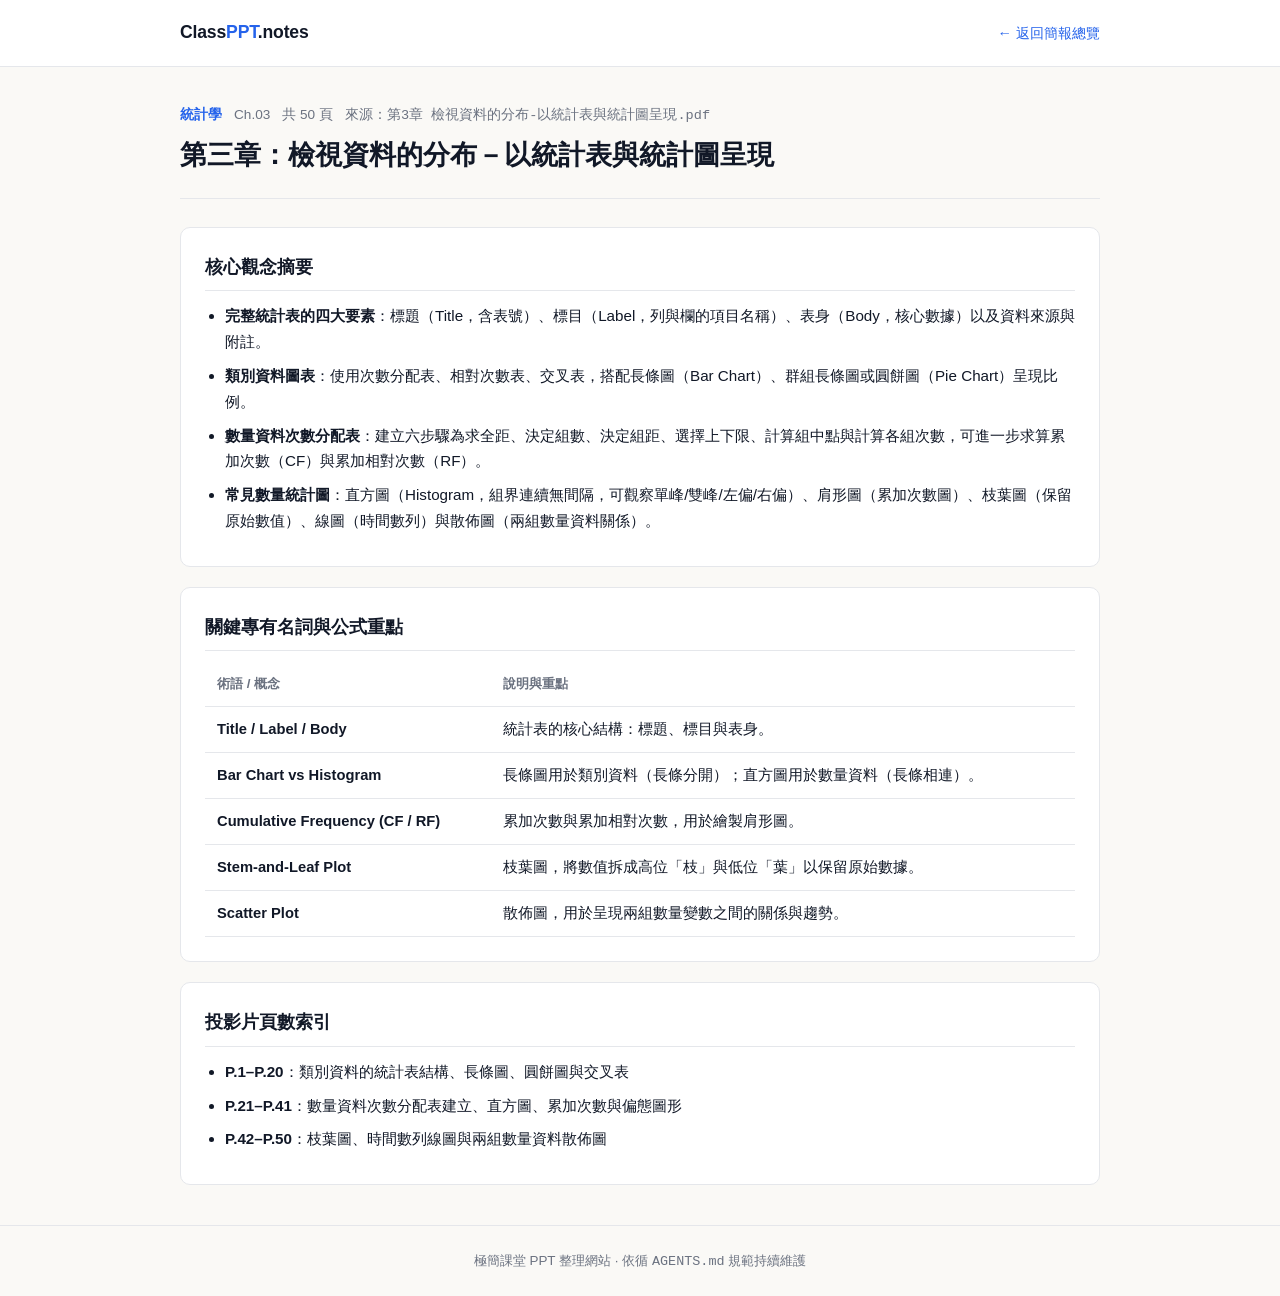
<file: pages/stats-ch3.html>
<!DOCTYPE html>
<html lang="zh-Hant">
<head>
  <meta charset="UTF-8" />
  <meta name="viewport" content="width=device-width, initial-scale=1.0" />
  <title>第三章：檢視資料的分布－以統計表與統計圖呈現 | 課堂 PPT 整理</title>
  <link rel="stylesheet" href="../assets/style.css" />
</head>
<body>
  <header class="site-header">
    <div class="container header-inner">
      <a href="../index.html" class="brand">Class<span>PPT</span>.notes</a>
      <a href="../index.html" class="back-link">← 返回簡報總覽</a>
    </div>
  </header>

  <main class="container">
    <section class="page-hero">
      <div class="meta-row">
        <span class="course-badge">統計學</span>
        <span>Ch.03</span>
        <span>共 50 頁</span>
        <span>來源：<code>第3章 檢視資料的分布-以統計表與統計圖呈現.pdf</code></span>
      </div>
      <h1>第三章：檢視資料的分布－以統計表與統計圖呈現</h1>
    </section>

    <section class="note-section">
      <h2>核心觀念摘要</h2>
      <ul>
        <li><strong>完整統計表的四大要素</strong>：標題（Title，含表號）、標目（Label，列與欄的項目名稱）、表身（Body，核心數據）以及資料來源與附註。</li>
        <li><strong>類別資料圖表</strong>：使用次數分配表、相對次數表、交叉表，搭配長條圖（Bar Chart）、群組長條圖或圓餅圖（Pie Chart）呈現比例。</li>
        <li><strong>數量資料次數分配表</strong>：建立六步驟為求全距、決定組數、決定組距、選擇上下限、計算組中點與計算各組次數，可進一步求算累加次數（CF）與累加相對次數（RF）。</li>
        <li><strong>常見數量統計圖</strong>：直方圖（Histogram，組界連續無間隔，可觀察單峰/雙峰/左偏/右偏）、肩形圖（累加次數圖）、枝葉圖（保留原始數值）、線圖（時間數列）與散佈圖（兩組數量資料關係）。</li>
      </ul>
    </section>

    <section class="note-section">
      <h2>關鍵專有名詞與公式重點</h2>
      <table>
        <thead>
          <tr>
            <th>術語 / 概念</th>
            <th>說明與重點</th>
          </tr>
        </thead>
        <tbody>
          <tr><td><strong>Title / Label / Body</strong></td><td>統計表的核心結構：標題、標目與表身。</td></tr>
          <tr><td><strong>Bar Chart vs Histogram</strong></td><td>長條圖用於類別資料（長條分開）；直方圖用於數量資料（長條相連）。</td></tr>
          <tr><td><strong>Cumulative Frequency (CF / RF)</strong></td><td>累加次數與累加相對次數，用於繪製肩形圖。</td></tr>
          <tr><td><strong>Stem-and-Leaf Plot</strong></td><td>枝葉圖，將數值拆成高位「枝」與低位「葉」以保留原始數據。</td></tr>
          <tr><td><strong>Scatter Plot</strong></td><td>散佈圖，用於呈現兩組數量變數之間的關係與趨勢。</td></tr>
        </tbody>
      </table>
    </section>

    <section class="note-section">
      <h2>投影片頁數索引</h2>
      <ul>
        <li><strong>P.1–P.20</strong>：類別資料的統計表結構、長條圖、圓餅圖與交叉表</li>
        <li><strong>P.21–P.41</strong>：數量資料次數分配表建立、直方圖、累加次數與偏態圖形</li>
        <li><strong>P.42–P.50</strong>：枝葉圖、時間數列線圖與兩組數量資料散佈圖</li>
      </ul>
    </section>
  </main>

  <footer class="site-footer">
    <div class="container">
      極簡課堂 PPT 整理網站 · 依循 <code>AGENTS.md</code> 規範持續維護
    </div>
  </footer>
</body>
</html>
</file>
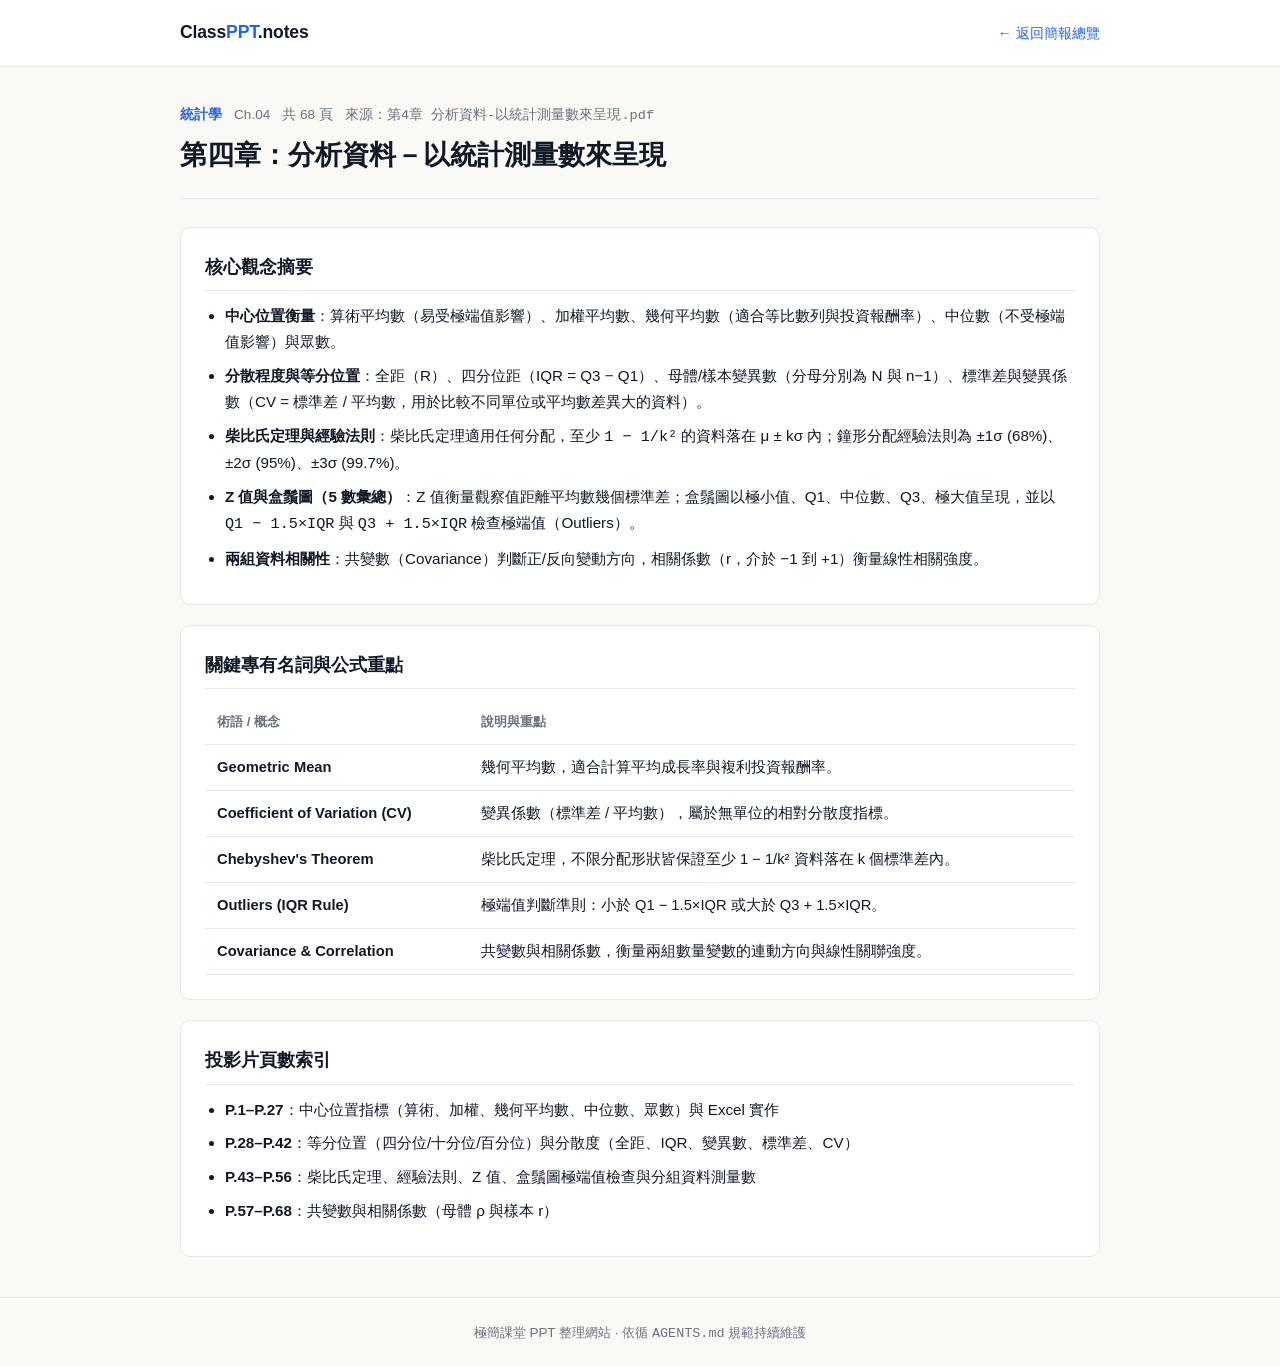
<file: pages/stats-ch4.html>
<!DOCTYPE html>
<html lang="zh-Hant">
<head>
  <meta charset="UTF-8" />
  <meta name="viewport" content="width=device-width, initial-scale=1.0" />
  <title>第四章：分析資料－以統計測量數來呈現 | 課堂 PPT 整理</title>
  <link rel="stylesheet" href="../assets/style.css" />
</head>
<body>
  <header class="site-header">
    <div class="container header-inner">
      <a href="../index.html" class="brand">Class<span>PPT</span>.notes</a>
      <a href="../index.html" class="back-link">← 返回簡報總覽</a>
    </div>
  </header>

  <main class="container">
    <section class="page-hero">
      <div class="meta-row">
        <span class="course-badge">統計學</span>
        <span>Ch.04</span>
        <span>共 68 頁</span>
        <span>來源：<code>第4章 分析資料-以統計測量數來呈現.pdf</code></span>
      </div>
      <h1>第四章：分析資料－以統計測量數來呈現</h1>
    </section>

    <section class="note-section">
      <h2>核心觀念摘要</h2>
      <ul>
        <li><strong>中心位置衡量</strong>：算術平均數（易受極端值影響）、加權平均數、幾何平均數（適合等比數列與投資報酬率）、中位數（不受極端值影響）與眾數。</li>
        <li><strong>分散程度與等分位置</strong>：全距（R）、四分位距（IQR = Q3 − Q1）、母體/樣本變異數（分母分別為 N 與 n−1）、標準差與變異係數（CV = 標準差 / 平均數，用於比較不同單位或平均數差異大的資料）。</li>
        <li><strong>柴比氏定理與經驗法則</strong>：柴比氏定理適用任何分配，至少 <code>1 − 1/k²</code> 的資料落在 μ ± kσ 內；鐘形分配經驗法則為 ±1σ (68%)、±2σ (95%)、±3σ (99.7%)。</li>
        <li><strong>Z 值與盒鬚圖（5 數彙總）</strong>：Z 值衡量觀察值距離平均數幾個標準差；盒鬚圖以極小值、Q1、中位數、Q3、極大值呈現，並以 <code>Q1 − 1.5×IQR</code> 與 <code>Q3 + 1.5×IQR</code> 檢查極端值（Outliers）。</li>
        <li><strong>兩組資料相關性</strong>：共變數（Covariance）判斷正/反向變動方向，相關係數（r，介於 −1 到 +1）衡量線性相關強度。</li>
      </ul>
    </section>

    <section class="note-section">
      <h2>關鍵專有名詞與公式重點</h2>
      <table>
        <thead>
          <tr>
            <th>術語 / 概念</th>
            <th>說明與重點</th>
          </tr>
        </thead>
        <tbody>
          <tr><td><strong>Geometric Mean</strong></td><td>幾何平均數，適合計算平均成長率與複利投資報酬率。</td></tr>
          <tr><td><strong>Coefficient of Variation (CV)</strong></td><td>變異係數（標準差 / 平均數），屬於無單位的相對分散度指標。</td></tr>
          <tr><td><strong>Chebyshev's Theorem</strong></td><td>柴比氏定理，不限分配形狀皆保證至少 1 − 1/k² 資料落在 k 個標準差內。</td></tr>
          <tr><td><strong>Outliers (IQR Rule)</strong></td><td>極端值判斷準則：小於 Q1 − 1.5×IQR 或大於 Q3 + 1.5×IQR。</td></tr>
          <tr><td><strong>Covariance & Correlation</strong></td><td>共變數與相關係數，衡量兩組數量變數的連動方向與線性關聯強度。</td></tr>
        </tbody>
      </table>
    </section>

    <section class="note-section">
      <h2>投影片頁數索引</h2>
      <ul>
        <li><strong>P.1–P.27</strong>：中心位置指標（算術、加權、幾何平均數、中位數、眾數）與 Excel 實作</li>
        <li><strong>P.28–P.42</strong>：等分位置（四分位/十分位/百分位）與分散度（全距、IQR、變異數、標準差、CV）</li>
        <li><strong>P.43–P.56</strong>：柴比氏定理、經驗法則、Z 值、盒鬚圖極端值檢查與分組資料測量數</li>
        <li><strong>P.57–P.68</strong>：共變數與相關係數（母體 ρ 與樣本 r）</li>
      </ul>
    </section>
  </main>

  <footer class="site-footer">
    <div class="container">
      極簡課堂 PPT 整理網站 · 依循 <code>AGENTS.md</code> 規範持續維護
    </div>
  </footer>
</body>
</html>
</file>
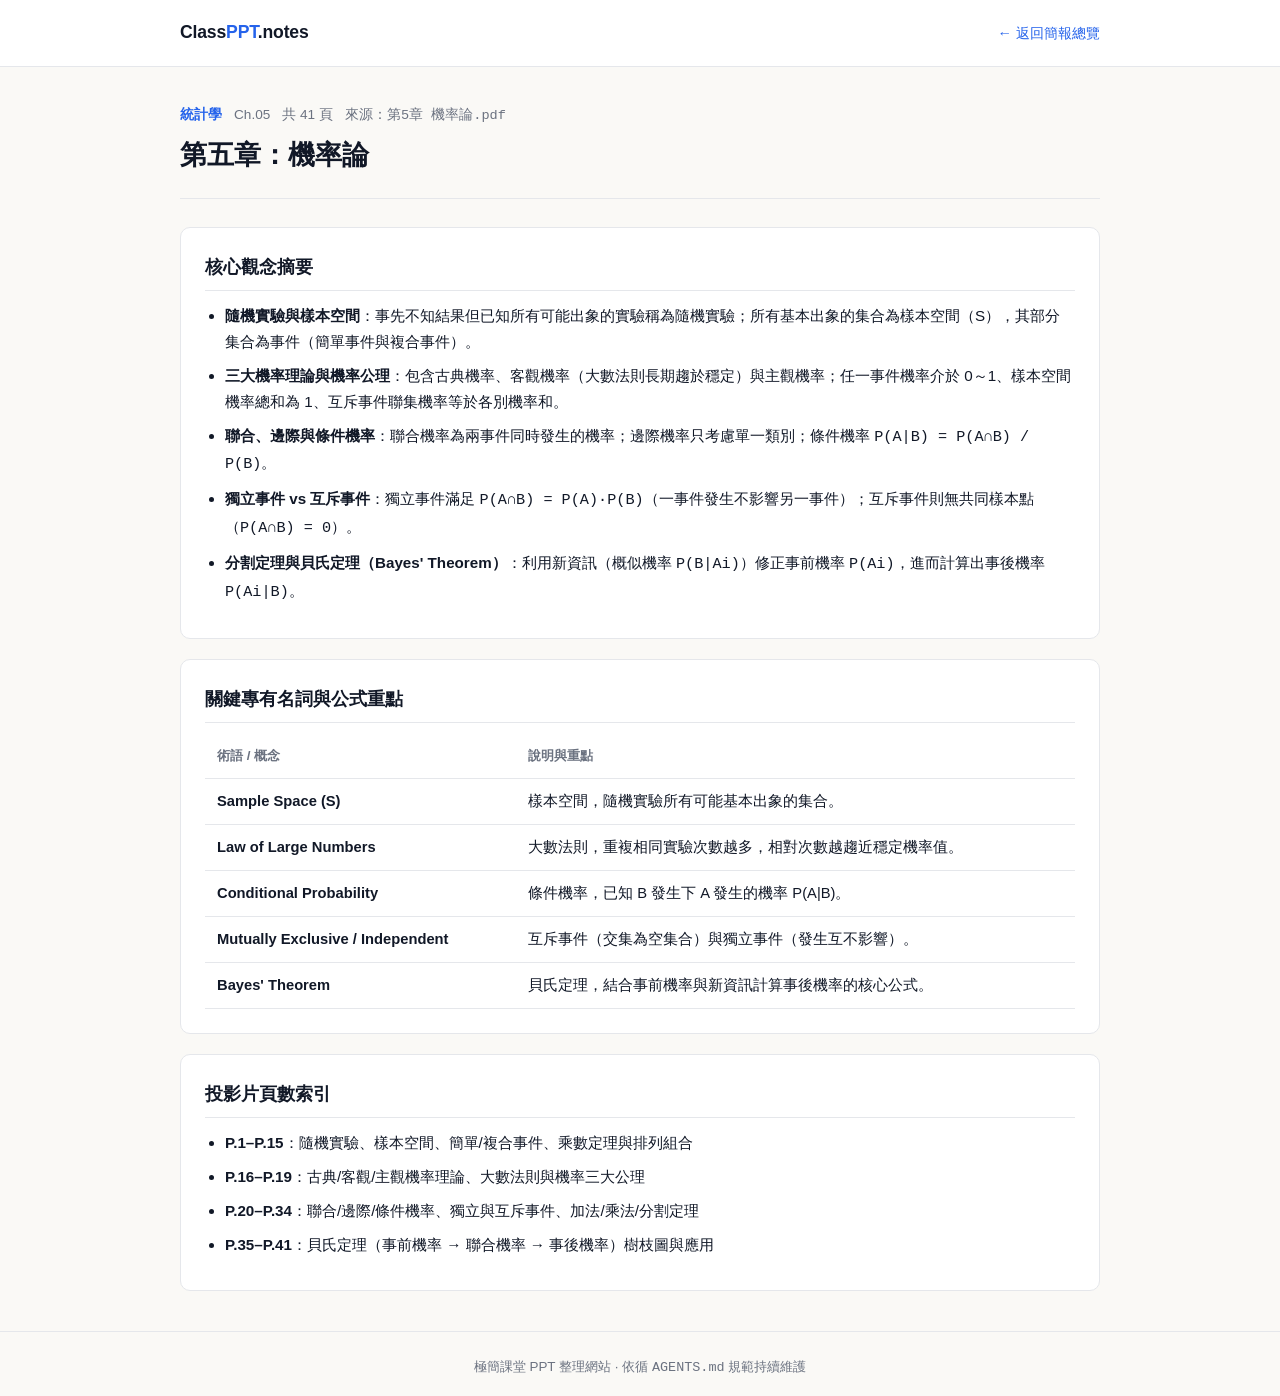
<file: pages/stats-ch5.html>
<!DOCTYPE html>
<html lang="zh-Hant">
<head>
  <meta charset="UTF-8" />
  <meta name="viewport" content="width=device-width, initial-scale=1.0" />
  <title>第五章：機率論 | 課堂 PPT 整理</title>
  <link rel="stylesheet" href="../assets/style.css" />
</head>
<body>
  <header class="site-header">
    <div class="container header-inner">
      <a href="../index.html" class="brand">Class<span>PPT</span>.notes</a>
      <a href="../index.html" class="back-link">← 返回簡報總覽</a>
    </div>
  </header>

  <main class="container">
    <section class="page-hero">
      <div class="meta-row">
        <span class="course-badge">統計學</span>
        <span>Ch.05</span>
        <span>共 41 頁</span>
        <span>來源：<code>第5章 機率論.pdf</code></span>
      </div>
      <h1>第五章：機率論</h1>
    </section>

    <section class="note-section">
      <h2>核心觀念摘要</h2>
      <ul>
        <li><strong>隨機實驗與樣本空間</strong>：事先不知結果但已知所有可能出象的實驗稱為隨機實驗；所有基本出象的集合為樣本空間（S），其部分集合為事件（簡單事件與複合事件）。</li>
        <li><strong>三大機率理論與機率公理</strong>：包含古典機率、客觀機率（大數法則長期趨於穩定）與主觀機率；任一事件機率介於 0～1、樣本空間機率總和為 1、互斥事件聯集機率等於各別機率和。</li>
        <li><strong>聯合、邊際與條件機率</strong>：聯合機率為兩事件同時發生的機率；邊際機率只考慮單一類別；條件機率 <code>P(A|B) = P(A∩B) / P(B)</code>。</li>
        <li><strong>獨立事件 vs 互斥事件</strong>：獨立事件滿足 <code>P(A∩B) = P(A)·P(B)</code>（一事件發生不影響另一事件）；互斥事件則無共同樣本點（<code>P(A∩B) = 0</code>）。</li>
        <li><strong>分割定理與貝氏定理（Bayes' Theorem）</strong>：利用新資訊（概似機率 <code>P(B|Ai)</code>）修正事前機率 <code>P(Ai)</code>，進而計算出事後機率 <code>P(Ai|B)</code>。</li>
      </ul>
    </section>

    <section class="note-section">
      <h2>關鍵專有名詞與公式重點</h2>
      <table>
        <thead>
          <tr>
            <th>術語 / 概念</th>
            <th>說明與重點</th>
          </tr>
        </thead>
        <tbody>
          <tr><td><strong>Sample Space (S)</strong></td><td>樣本空間，隨機實驗所有可能基本出象的集合。</td></tr>
          <tr><td><strong>Law of Large Numbers</strong></td><td>大數法則，重複相同實驗次數越多，相對次數越趨近穩定機率值。</td></tr>
          <tr><td><strong>Conditional Probability</strong></td><td>條件機率，已知 B 發生下 A 發生的機率 P(A|B)。</td></tr>
          <tr><td><strong>Mutually Exclusive / Independent</strong></td><td>互斥事件（交集為空集合）與獨立事件（發生互不影響）。</td></tr>
          <tr><td><strong>Bayes' Theorem</strong></td><td>貝氏定理，結合事前機率與新資訊計算事後機率的核心公式。</td></tr>
        </tbody>
      </table>
    </section>

    <section class="note-section">
      <h2>投影片頁數索引</h2>
      <ul>
        <li><strong>P.1–P.15</strong>：隨機實驗、樣本空間、簡單/複合事件、乘數定理與排列組合</li>
        <li><strong>P.16–P.19</strong>：古典/客觀/主觀機率理論、大數法則與機率三大公理</li>
        <li><strong>P.20–P.34</strong>：聯合/邊際/條件機率、獨立與互斥事件、加法/乘法/分割定理</li>
        <li><strong>P.35–P.41</strong>：貝氏定理（事前機率 → 聯合機率 → 事後機率）樹枝圖與應用</li>
      </ul>
    </section>
  </main>

  <footer class="site-footer">
    <div class="container">
      極簡課堂 PPT 整理網站 · 依循 <code>AGENTS.md</code> 規範持續維護
    </div>
  </footer>
</body>
</html>
</file>
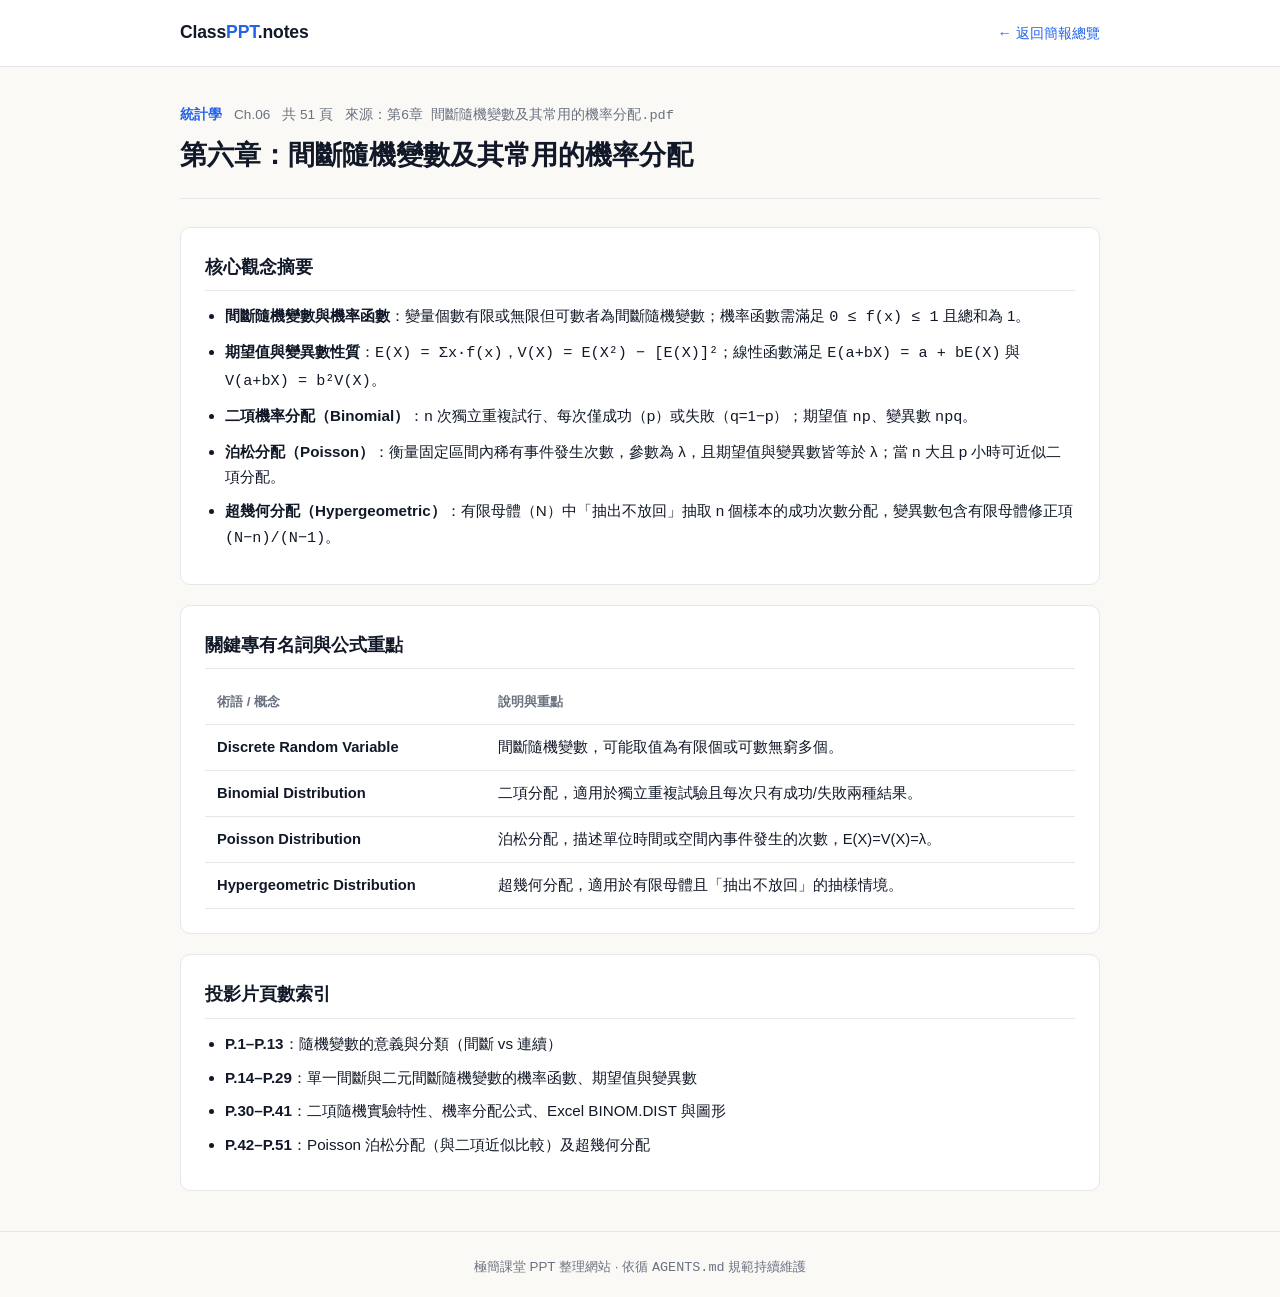
<file: pages/stats-ch6.html>
<!DOCTYPE html>
<html lang="zh-Hant">
<head>
  <meta charset="UTF-8" />
  <meta name="viewport" content="width=device-width, initial-scale=1.0" />
  <title>第六章：間斷隨機變數及其常用的機率分配 | 課堂 PPT 整理</title>
  <link rel="stylesheet" href="../assets/style.css" />
</head>
<body>
  <header class="site-header">
    <div class="container header-inner">
      <a href="../index.html" class="brand">Class<span>PPT</span>.notes</a>
      <a href="../index.html" class="back-link">← 返回簡報總覽</a>
    </div>
  </header>

  <main class="container">
    <section class="page-hero">
      <div class="meta-row">
        <span class="course-badge">統計學</span>
        <span>Ch.06</span>
        <span>共 51 頁</span>
        <span>來源：<code>第6章 間斷隨機變數及其常用的機率分配.pdf</code></span>
      </div>
      <h1>第六章：間斷隨機變數及其常用的機率分配</h1>
    </section>

    <section class="note-section">
      <h2>核心觀念摘要</h2>
      <ul>
        <li><strong>間斷隨機變數與機率函數</strong>：變量個數有限或無限但可數者為間斷隨機變數；機率函數需滿足 <code>0 ≤ f(x) ≤ 1</code> 且總和為 1。</li>
        <li><strong>期望值與變異數性質</strong>：<code>E(X) = Σx·f(x)</code>，<code>V(X) = E(X²) − [E(X)]²</code>；線性函數滿足 <code>E(a+bX) = a + bE(X)</code> 與 <code>V(a+bX) = b²V(X)</code>。</li>
        <li><strong>二項機率分配（Binomial）</strong>：n 次獨立重複試行、每次僅成功（p）或失敗（q=1−p）；期望值 <code>np</code>、變異數 <code>npq</code>。</li>
        <li><strong>泊松分配（Poisson）</strong>：衡量固定區間內稀有事件發生次數，參數為 λ，且期望值與變異數皆等於 λ；當 n 大且 p 小時可近似二項分配。</li>
        <li><strong>超幾何分配（Hypergeometric）</strong>：有限母體（N）中「抽出不放回」抽取 n 個樣本的成功次數分配，變異數包含有限母體修正項 <code>(N−n)/(N−1)</code>。</li>
      </ul>
    </section>

    <section class="note-section">
      <h2>關鍵專有名詞與公式重點</h2>
      <table>
        <thead>
          <tr>
            <th>術語 / 概念</th>
            <th>說明與重點</th>
          </tr>
        </thead>
        <tbody>
          <tr><td><strong>Discrete Random Variable</strong></td><td>間斷隨機變數，可能取值為有限個或可數無窮多個。</td></tr>
          <tr><td><strong>Binomial Distribution</strong></td><td>二項分配，適用於獨立重複試驗且每次只有成功/失敗兩種結果。</td></tr>
          <tr><td><strong>Poisson Distribution</strong></td><td>泊松分配，描述單位時間或空間內事件發生的次數，E(X)=V(X)=λ。</td></tr>
          <tr><td><strong>Hypergeometric Distribution</strong></td><td>超幾何分配，適用於有限母體且「抽出不放回」的抽樣情境。</td></tr>
        </tbody>
      </table>
    </section>

    <section class="note-section">
      <h2>投影片頁數索引</h2>
      <ul>
        <li><strong>P.1–P.13</strong>：隨機變數的意義與分類（間斷 vs 連續）</li>
        <li><strong>P.14–P.29</strong>：單一間斷與二元間斷隨機變數的機率函數、期望值與變異數</li>
        <li><strong>P.30–P.41</strong>：二項隨機實驗特性、機率分配公式、Excel BINOM.DIST 與圖形</li>
        <li><strong>P.42–P.51</strong>：Poisson 泊松分配（與二項近似比較）及超幾何分配</li>
      </ul>
    </section>
  </main>

  <footer class="site-footer">
    <div class="container">
      極簡課堂 PPT 整理網站 · 依循 <code>AGENTS.md</code> 規範持續維護
    </div>
  </footer>
</body>
</html>
</file>
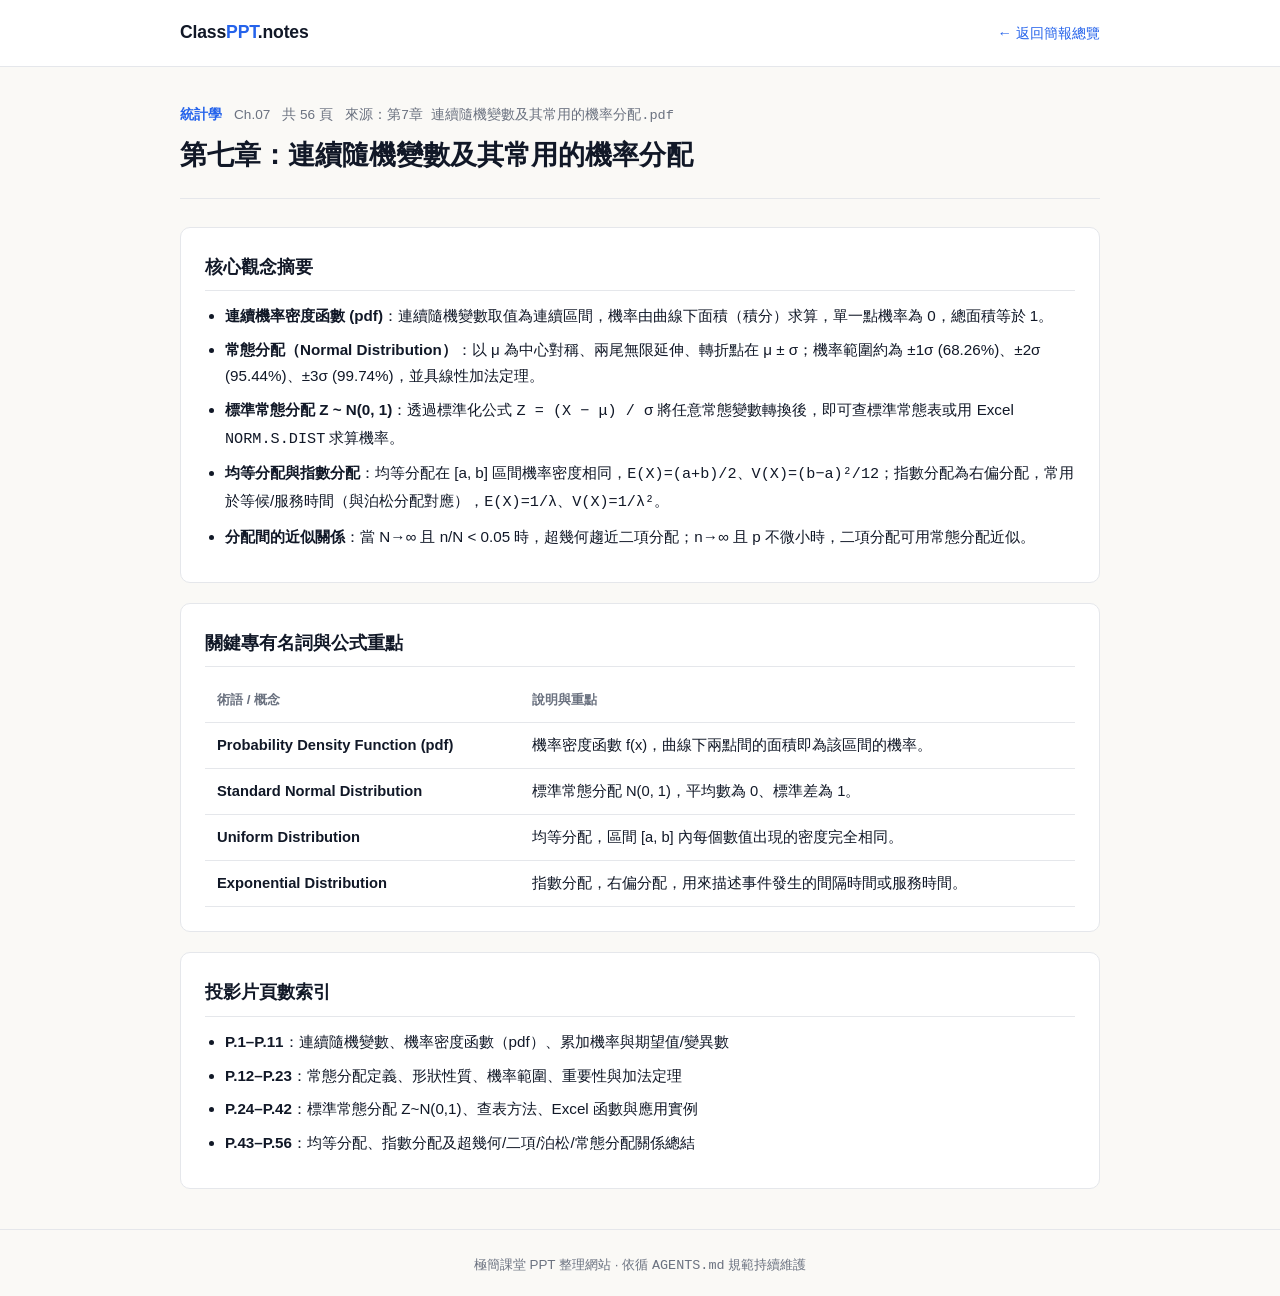
<file: pages/stats-ch7.html>
<!DOCTYPE html>
<html lang="zh-Hant">
<head>
  <meta charset="UTF-8" />
  <meta name="viewport" content="width=device-width, initial-scale=1.0" />
  <title>第七章：連續隨機變數及其常用的機率分配 | 課堂 PPT 整理</title>
  <link rel="stylesheet" href="../assets/style.css" />
</head>
<body>
  <header class="site-header">
    <div class="container header-inner">
      <a href="../index.html" class="brand">Class<span>PPT</span>.notes</a>
      <a href="../index.html" class="back-link">← 返回簡報總覽</a>
    </div>
  </header>

  <main class="container">
    <section class="page-hero">
      <div class="meta-row">
        <span class="course-badge">統計學</span>
        <span>Ch.07</span>
        <span>共 56 頁</span>
        <span>來源：<code>第7章 連續隨機變數及其常用的機率分配.pdf</code></span>
      </div>
      <h1>第七章：連續隨機變數及其常用的機率分配</h1>
    </section>

    <section class="note-section">
      <h2>核心觀念摘要</h2>
      <ul>
        <li><strong>連續機率密度函數 (pdf)</strong>：連續隨機變數取值為連續區間，機率由曲線下面積（積分）求算，單一點機率為 0，總面積等於 1。</li>
        <li><strong>常態分配（Normal Distribution）</strong>：以 μ 為中心對稱、兩尾無限延伸、轉折點在 μ ± σ；機率範圍約為 ±1σ (68.26%)、±2σ (95.44%)、±3σ (99.74%)，並具線性加法定理。</li>
        <li><strong>標準常態分配 Z ~ N(0, 1)</strong>：透過標準化公式 <code>Z = (X − μ) / σ</code> 將任意常態變數轉換後，即可查標準常態表或用 Excel <code>NORM.S.DIST</code> 求算機率。</li>
        <li><strong>均等分配與指數分配</strong>：均等分配在 [a, b] 區間機率密度相同，<code>E(X)=(a+b)/2</code>、<code>V(X)=(b−a)²/12</code>；指數分配為右偏分配，常用於等候/服務時間（與泊松分配對應），<code>E(X)=1/λ</code>、<code>V(X)=1/λ²</code>。</li>
        <li><strong>分配間的近似關係</strong>：當 N→∞ 且 n/N < 0.05 時，超幾何趨近二項分配；n→∞ 且 p 不微小時，二項分配可用常態分配近似。</li>
      </ul>
    </section>

    <section class="note-section">
      <h2>關鍵專有名詞與公式重點</h2>
      <table>
        <thead>
          <tr>
            <th>術語 / 概念</th>
            <th>說明與重點</th>
          </tr>
        </thead>
        <tbody>
          <tr><td><strong>Probability Density Function (pdf)</strong></td><td>機率密度函數 f(x)，曲線下兩點間的面積即為該區間的機率。</td></tr>
          <tr><td><strong>Standard Normal Distribution</strong></td><td>標準常態分配 N(0, 1)，平均數為 0、標準差為 1。</td></tr>
          <tr><td><strong>Uniform Distribution</strong></td><td>均等分配，區間 [a, b] 內每個數值出現的密度完全相同。</td></tr>
          <tr><td><strong>Exponential Distribution</strong></td><td>指數分配，右偏分配，用來描述事件發生的間隔時間或服務時間。</td></tr>
        </tbody>
      </table>
    </section>

    <section class="note-section">
      <h2>投影片頁數索引</h2>
      <ul>
        <li><strong>P.1–P.11</strong>：連續隨機變數、機率密度函數（pdf）、累加機率與期望值/變異數</li>
        <li><strong>P.12–P.23</strong>：常態分配定義、形狀性質、機率範圍、重要性與加法定理</li>
        <li><strong>P.24–P.42</strong>：標準常態分配 Z~N(0,1)、查表方法、Excel 函數與應用實例</li>
        <li><strong>P.43–P.56</strong>：均等分配、指數分配及超幾何/二項/泊松/常態分配關係總結</li>
      </ul>
    </section>
  </main>

  <footer class="site-footer">
    <div class="container">
      極簡課堂 PPT 整理網站 · 依循 <code>AGENTS.md</code> 規範持續維護
    </div>
  </footer>
</body>
</html>
</file>
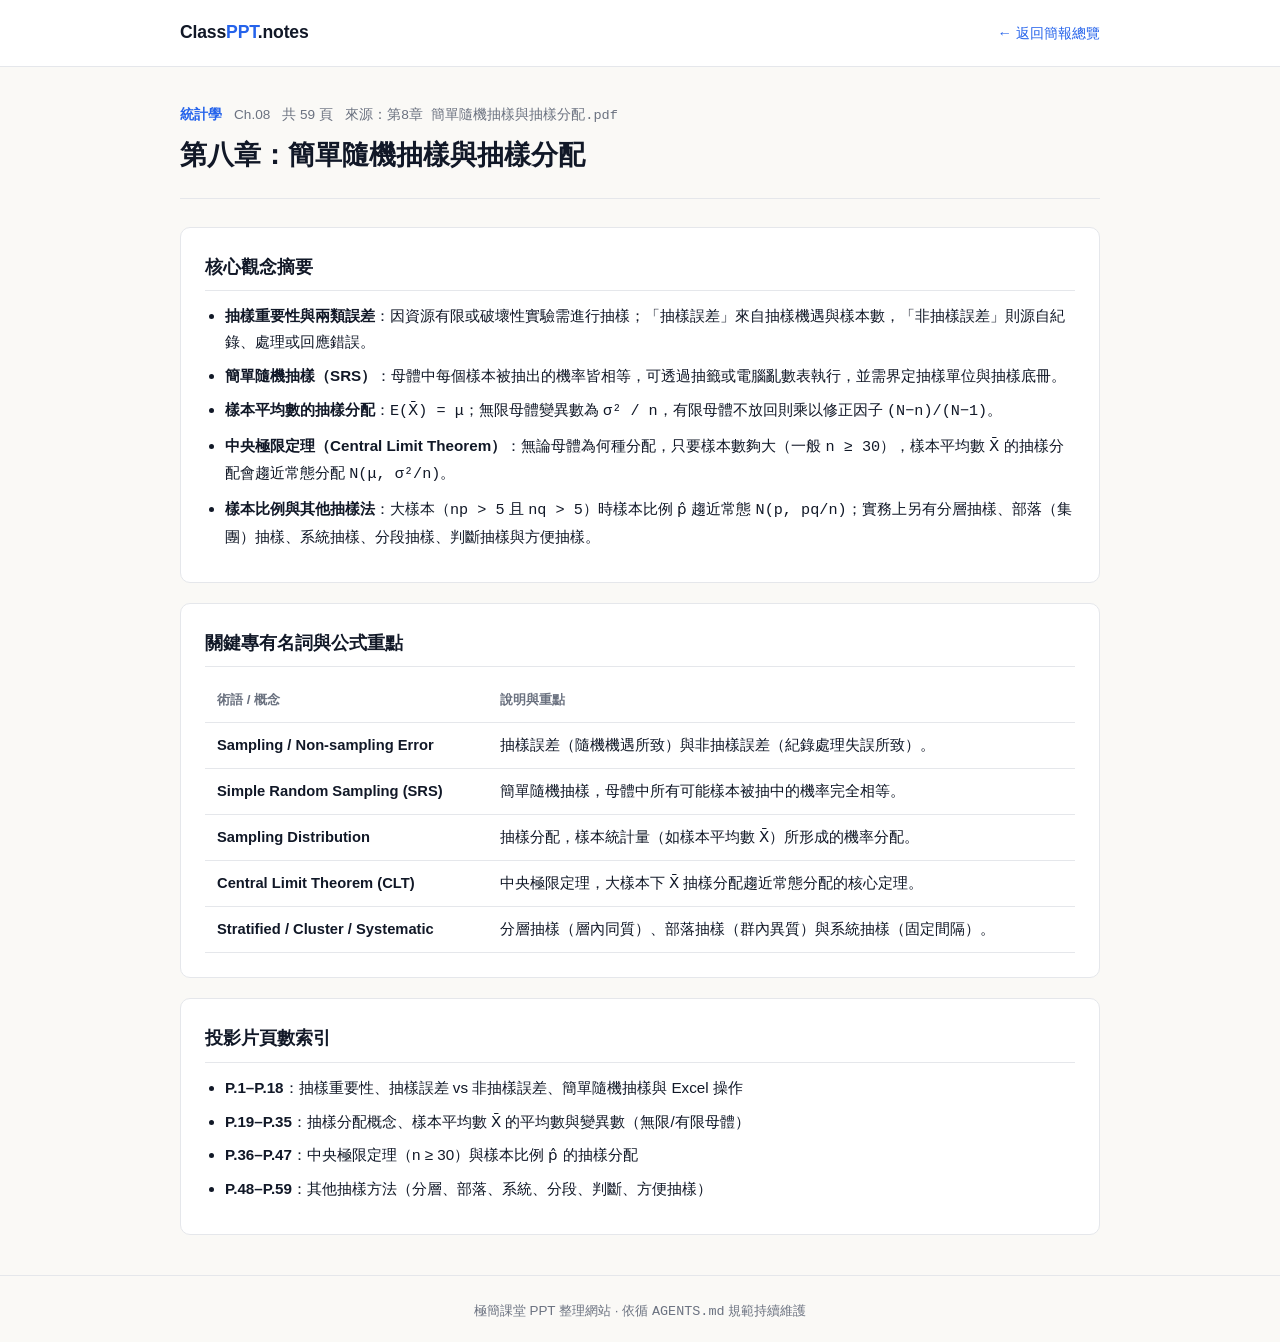
<file: pages/stats-ch8.html>
<!DOCTYPE html>
<html lang="zh-Hant">
<head>
  <meta charset="UTF-8" />
  <meta name="viewport" content="width=device-width, initial-scale=1.0" />
  <title>第八章：簡單隨機抽樣與抽樣分配 | 課堂 PPT 整理</title>
  <link rel="stylesheet" href="../assets/style.css" />
</head>
<body>
  <header class="site-header">
    <div class="container header-inner">
      <a href="../index.html" class="brand">Class<span>PPT</span>.notes</a>
      <a href="../index.html" class="back-link">← 返回簡報總覽</a>
    </div>
  </header>

  <main class="container">
    <section class="page-hero">
      <div class="meta-row">
        <span class="course-badge">統計學</span>
        <span>Ch.08</span>
        <span>共 59 頁</span>
        <span>來源：<code>第8章 簡單隨機抽樣與抽樣分配.pdf</code></span>
      </div>
      <h1>第八章：簡單隨機抽樣與抽樣分配</h1>
    </section>

    <section class="note-section">
      <h2>核心觀念摘要</h2>
      <ul>
        <li><strong>抽樣重要性與兩類誤差</strong>：因資源有限或破壞性實驗需進行抽樣；「抽樣誤差」來自抽樣機遇與樣本數，「非抽樣誤差」則源自紀錄、處理或回應錯誤。</li>
        <li><strong>簡單隨機抽樣（SRS）</strong>：母體中每個樣本被抽出的機率皆相等，可透過抽籤或電腦亂數表執行，並需界定抽樣單位與抽樣底冊。</li>
        <li><strong>樣本平均數的抽樣分配</strong>：<code>E(X̄) = μ</code>；無限母體變異數為 <code>σ² / n</code>，有限母體不放回則乘以修正因子 <code>(N−n)/(N−1)</code>。</li>
        <li><strong>中央極限定理（Central Limit Theorem）</strong>：無論母體為何種分配，只要樣本數夠大（一般 <code>n ≥ 30</code>），樣本平均數 X̄ 的抽樣分配會趨近常態分配 <code>N(μ, σ²/n)</code>。</li>
        <li><strong>樣本比例與其他抽樣法</strong>：大樣本（<code>np > 5</code> 且 <code>nq > 5</code>）時樣本比例 <code>p̂</code> 趨近常態 <code>N(p, pq/n)</code>；實務上另有分層抽樣、部落（集團）抽樣、系統抽樣、分段抽樣、判斷抽樣與方便抽樣。</li>
      </ul>
    </section>

    <section class="note-section">
      <h2>關鍵專有名詞與公式重點</h2>
      <table>
        <thead>
          <tr>
            <th>術語 / 概念</th>
            <th>說明與重點</th>
          </tr>
        </thead>
        <tbody>
          <tr><td><strong>Sampling / Non-sampling Error</strong></td><td>抽樣誤差（隨機機遇所致）與非抽樣誤差（紀錄處理失誤所致）。</td></tr>
          <tr><td><strong>Simple Random Sampling (SRS)</strong></td><td>簡單隨機抽樣，母體中所有可能樣本被抽中的機率完全相等。</td></tr>
          <tr><td><strong>Sampling Distribution</strong></td><td>抽樣分配，樣本統計量（如樣本平均數 X̄）所形成的機率分配。</td></tr>
          <tr><td><strong>Central Limit Theorem (CLT)</strong></td><td>中央極限定理，大樣本下 X̄ 抽樣分配趨近常態分配的核心定理。</td></tr>
          <tr><td><strong>Stratified / Cluster / Systematic</strong></td><td>分層抽樣（層內同質）、部落抽樣（群內異質）與系統抽樣（固定間隔）。</td></tr>
        </tbody>
      </table>
    </section>

    <section class="note-section">
      <h2>投影片頁數索引</h2>
      <ul>
        <li><strong>P.1–P.18</strong>：抽樣重要性、抽樣誤差 vs 非抽樣誤差、簡單隨機抽樣與 Excel 操作</li>
        <li><strong>P.19–P.35</strong>：抽樣分配概念、樣本平均數 X̄ 的平均數與變異數（無限/有限母體）</li>
        <li><strong>P.36–P.47</strong>：中央極限定理（n ≥ 30）與樣本比例 p̂ 的抽樣分配</li>
        <li><strong>P.48–P.59</strong>：其他抽樣方法（分層、部落、系統、分段、判斷、方便抽樣）</li>
      </ul>
    </section>
  </main>

  <footer class="site-footer">
    <div class="container">
      極簡課堂 PPT 整理網站 · 依循 <code>AGENTS.md</code> 規範持續維護
    </div>
  </footer>
</body>
</html>
</file>
<file: assets/style.css>
:root {
  --bg: #FAF9F6;
  --surface: #FFFFFF;
  --text: #111827;
  --muted: #6B7280;
  --border: #E5E7EB;
  --accent: #2563EB;
  --accent-soft: #EFF6FF;
  --tag-bg: #F3F4F6;
  --radius: 10px;
}

* {
  box-sizing: border-box;
  margin: 0;
  padding: 0;
}

body {
  font-family: -apple-system, BlinkMacSystemFont, "Segoe UI", "Noto Sans TC", "PingFang TC", sans-serif;
  background-color: var(--bg);
  color: var(--text);
  line-height: 1.7;
  -webkit-font-smoothing: antialiased;
}

.container {
  max-width: 960px;
  margin: 0 auto;
  padding: 0 20px;
}

/* Header */
.site-header {
  border-bottom: 1px solid var(--border);
  background: var(--surface);
  padding: 18px 0;
}

.header-inner {
  display: flex;
  justify-content: space-between;
  align-items: center;
  gap: 16px;
}

.brand {
  font-size: 1.1rem;
  font-weight: 700;
  color: var(--text);
  text-decoration: none;
  letter-spacing: -0.01em;
}

.brand span {
  color: var(--accent);
}

.header-meta {
  font-size: 0.85rem;
  color: var(--muted);
}

.back-link {
  font-size: 0.9rem;
  color: var(--accent);
  text-decoration: none;
  font-weight: 500;
}

.back-link:hover {
  text-decoration: underline;
}

/* Hero */
.hero {
  padding: 40px 0 24px;
}

.hero h1 {
  font-size: 1.75rem;
  font-weight: 700;
  letter-spacing: -0.02em;
  margin-bottom: 8px;
}

.hero p {
  color: var(--muted);
  font-size: 0.98rem;
}

/* Upload Dropzone */
.upload-box {
  background: var(--surface);
  border: 1.5px dashed #CBD5E1;
  border-radius: var(--radius);
  padding: 24px;
  text-align: center;
  margin-bottom: 28px;
  transition: border-color 0.2s, background-color 0.2s;
  cursor: pointer;
}

.upload-box:hover,
.upload-box.dragover {
  border-color: var(--accent);
  background: var(--accent-soft);
}

.upload-title {
  font-weight: 600;
  font-size: 0.98rem;
  margin-bottom: 4px;
}

.upload-hint {
  font-size: 0.85rem;
  color: var(--muted);
}

.upload-actions {
  margin-top: 12px;
  display: flex;
  justify-content: center;
  gap: 10px;
  flex-wrap: wrap;
}

.btn {
  display: inline-block;
  padding: 7px 14px;
  border-radius: 6px;
  font-size: 0.86rem;
  font-weight: 500;
  border: 1px solid var(--border);
  background: var(--surface);
  color: var(--text);
  cursor: pointer;
  text-decoration: none;
  transition: border-color 0.15s, background-color 0.15s;
}

.btn:hover {
  border-color: #9CA3AF;
}

.btn-primary {
  background: var(--accent);
  border-color: var(--accent);
  color: #FFFFFF;
}

.btn-primary:hover {
  background: #1D4ED8;
  border-color: #1D4ED8;
}

/* Toolbar */
.toolbar {
  display: flex;
  flex-wrap: wrap;
  justify-content: space-between;
  align-items: center;
  gap: 12px;
  margin-bottom: 20px;
}

.filter-pills {
  display: flex;
  flex-wrap: wrap;
  gap: 8px;
}

.pill {
  padding: 5px 12px;
  border-radius: 999px;
  border: 1px solid var(--border);
  background: var(--surface);
  color: var(--muted);
  font-size: 0.85rem;
  cursor: pointer;
  transition: all 0.15s;
}

.pill:hover {
  border-color: var(--text);
  color: var(--text);
}

.pill.active {
  background: var(--text);
  border-color: var(--text);
  color: #FFFFFF;
}

.search-input {
  padding: 7px 12px;
  border: 1px solid var(--border);
  border-radius: 6px;
  font-size: 0.88rem;
  background: var(--surface);
  color: var(--text);
  min-width: 220px;
}

.search-input:focus {
  outline: none;
  border-color: var(--accent);
}

/* Grid & Cards */
.slides-grid {
  display: grid;
  grid-template-columns: repeat(auto-fill, minmax(280px, 1fr));
  gap: 16px;
  margin-bottom: 48px;
}

.card {
  background: var(--surface);
  border: 1px solid var(--border);
  border-radius: var(--radius);
  padding: 20px;
  display: flex;
  flex-direction: column;
  justify-content: space-between;
  gap: 14px;
  transition: border-color 0.15s;
}

.card:hover {
  border-color: #9CA3AF;
}

.card-meta {
  display: flex;
  justify-content: space-between;
  align-items: center;
  font-size: 0.8rem;
  color: var(--muted);
  margin-bottom: 6px;
}

.course-badge {
  color: var(--accent);
  font-weight: 600;
}

.card-title {
  font-size: 1.05rem;
  font-weight: 600;
  margin-bottom: 6px;
  line-height: 1.4;
}

.card-summary {
  font-size: 0.88rem;
  color: var(--muted);
}

.card-tags {
  display: flex;
  flex-wrap: wrap;
  gap: 6px;
  margin-top: 10px;
}

.tag {
  font-size: 0.76rem;
  background: var(--tag-bg);
  color: #374151;
  padding: 2px 8px;
  border-radius: 4px;
}

.card-footer {
  display: flex;
  justify-content: space-between;
  align-items: center;
  padding-top: 12px;
  border-top: 1px solid var(--border);
  font-size: 0.82rem;
  color: var(--muted);
}

.card-link {
  color: var(--accent);
  text-decoration: none;
  font-weight: 500;
}

.card-link:hover {
  text-decoration: underline;
}

/* Note Subpage Styles */
.page-hero {
  padding: 36px 0 24px;
  border-bottom: 1px solid var(--border);
  margin-bottom: 28px;
}

.page-hero .meta-row {
  display: flex;
  flex-wrap: wrap;
  gap: 12px;
  font-size: 0.85rem;
  color: var(--muted);
  margin-bottom: 10px;
}

.page-hero h1 {
  font-size: 1.7rem;
  font-weight: 700;
  line-height: 1.35;
}

.note-section {
  background: var(--surface);
  border: 1px solid var(--border);
  border-radius: var(--radius);
  padding: 24px;
  margin-bottom: 20px;
}

.note-section h2 {
  font-size: 1.12rem;
  font-weight: 600;
  margin-bottom: 12px;
  padding-bottom: 8px;
  border-bottom: 1px solid var(--border);
}

.note-section ul {
  padding-left: 20px;
}

.note-section li {
  margin-bottom: 8px;
  font-size: 0.95rem;
}

table {
  width: 100%;
  border-collapse: collapse;
  font-size: 0.92rem;
}

th, td {
  text-align: left;
  padding: 10px 12px;
  border-bottom: 1px solid var(--border);
}

th {
  font-weight: 600;
  color: var(--muted);
  font-size: 0.84rem;
}

.empty-state {
  grid-column: 1 / -1;
  text-align: center;
  padding: 40px 20px;
  color: var(--muted);
  background: var(--surface);
  border: 1px solid var(--border);
  border-radius: var(--radius);
}

/* Footer */
.site-footer {
  border-top: 1px solid var(--border);
  padding: 24px 0;
  text-align: center;
  font-size: 0.84rem;
  color: var(--muted);
  margin-top: 40px;
}

@media (max-width: 600px) {
  .toolbar {
    flex-direction: column;
    align-items: stretch;
  }
  .search-input {
    width: 100%;
  }
}
</file>
